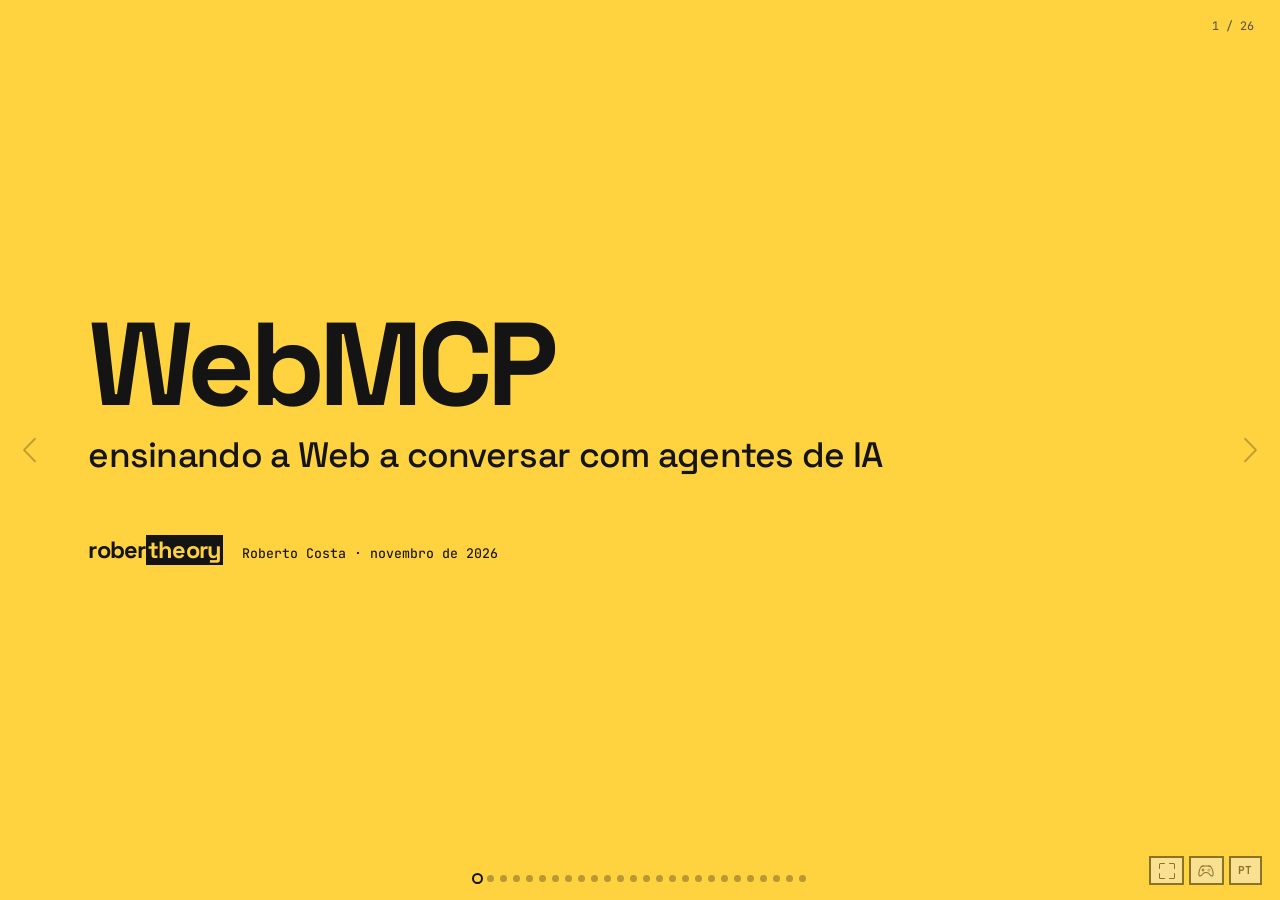
<file: index.html>
<!DOCTYPE html>
<html lang="pt-BR" data-bs-theme="light">
<head>
  <meta charset="UTF-8" />
  <meta name="viewport" content="width=device-width, initial-scale=1.0" />
  <title>WebMCP: ensinando a Web a conversar com agentes de IA</title>
  <!--
    To give GitHub Pages visitors WebMCP without the testing flag, register
    https://robertheory.github.io for the WebMCP origin trial
    (https://developer.chrome.com/origintrials) and paste the token here and
    in demo/index.html and demo/event.html:
    <meta http-equiv="origin-trial" content="YOUR_TOKEN" />
  -->
  <script src="js/lang.js"></script>
  <link
    href="https://cdn.jsdelivr.net/npm/bootstrap@5.3.3/dist/css/bootstrap.min.css"
    rel="stylesheet"
  />
  <link rel="preconnect" href="https://fonts.googleapis.com" />
  <link rel="preconnect" href="https://fonts.gstatic.com" crossorigin />
  <link
    href="https://fonts.googleapis.com/css2?family=JetBrains+Mono:wght@400;700&family=Space+Grotesk:wght@400;500;700&display=swap"
    rel="stylesheet"
  />
  <link rel="stylesheet" href="css/presentation.css" />
</head>
<body>
  <div class="slide-counter" id="slide-counter"></div>

  <div id="deck" class="carousel slide" data-bs-touch="true">
    <div class="carousel-indicators" id="deck-indicators"></div>

    <!--
      Built to be driven by a slide clicker: no slide content needs a click.

      Citations: each slide lists its sources in data-refs (ids from
      js/references.js), and inline <sup data-cite="id"></sup> markers get
      numbered against that list. presentation.js renders each slide's footer
      and the final per-slide source index from the same data.

      Languages: every piece of text exists twice, as [data-lang="pt"] and
      [data-lang="en"]; js/lang.js hides the inactive one.
    -->
    <div class="carousel-inner">
      <!-- Cover (yellow: the brand's background for talk announcements) -->
      <div class="carousel-item active theme-yellow">
        <div class="slide cover-slide">
          <h1 class="cover-title">WebMCP</h1>
          <p class="cover-subtitle" data-lang="pt">ensinando a Web a conversar com agentes de IA</p>
          <p class="cover-subtitle" data-lang="en">teaching the Web to talk to AI agents</p>
          <div class="cover-signature">
            <span class="wordmark">rober<span class="wordmark-theory">theory</span></span>
            <span class="cover-meta">Roberto Costa · <span data-lang="pt">novembro de 2026</span><span data-lang="en">November 2026</span></span>
          </div>
        </div>
      </div>

      <!-- About the speaker -->
      <div class="carousel-item">
        <div class="slide">
          <div class="row g-5 align-items-center">
            <div class="col-md-4">
              <div class="portrait">
                <div class="portrait-circle"></div>
                <img src="img/retrato.png" alt="Roberto Costa" class="portrait-img" />
              </div>
            </div>
            <div class="col-md-8">
              <div class="slide-kicker"><span data-lang="pt">quem fala</span><span data-lang="en">who's talking</span></div>
              <h2 class="about-name">Roberto Costa</h2>
              <p class="about-role" data-lang="pt">Engenheiro de Software · BTG Pactual</p>
              <p class="about-role" data-lang="en">Software Engineer · BTG Pactual</p>
              <ul class="about-facts">
                <li><span data-icon="briefcase"></span><span data-lang="pt">10+ anos de desenvolvimento de software</span><span data-lang="en">10+ years of software development</span></li>
                <li><span data-icon="rocket"></span><span data-lang="pt">Dev orientado a produto</span><span data-lang="en">Product-minded developer</span></li>
                <li><span data-icon="graduation-cap"></span><span data-lang="pt">Pós em Eng. de Software, PUC-Rio</span><span data-lang="en">Postgrad, Software Eng. · PUC-Rio</span></li>
                <li><span data-icon="presentation"></span><span data-lang="pt">Já ensinei programação e robótica</span><span data-lang="en">Former programming and robotics teacher</span></li>
                <li><span data-icon="users"></span><span data-lang="pt">Fundador da Tech In Rio</span><span data-lang="en">Founder of Tech In Rio</span></li>
                <li><span data-icon="calendar-search"></span><span data-lang="pt">FindTech: seu próximo evento de TI</span><span data-lang="en">FindTech: your next tech event</span></li>
              </ul>
              <p class="about-tagline">
                <span data-lang="pt">Teoria e prática com <span class="mark">intenção</span>.</span>
                <span data-lang="en">Theory and practice, with <span class="mark">intention</span>.</span>
                <span class="about-handle">@robertheory</span>
              </p>
            </div>
          </div>
        </div>
      </div>

      <!-- Status quo + why it breaks -->
      <div class="carousel-item" data-refs="chromeOverview chromeCompareMcp">
        <div class="slide">
          <div class="slide-kicker"><span data-lang="pt">Como é hoje</span><span data-lang="en">The status quo</span></div>
          <h2><span data-lang="pt">Agentes usam a web no <span class="mark">chute</span></span><span data-lang="en">Agents use the web by <span class="mark">guessing</span></span></h2>
          <div class="row g-4 mt-1">
            <div class="col-md-4">
              <div class="icon-card">
                <span class="icon-card-icon" data-icon="camera"></span>
                <h5>Screenshots</h5>
                <p data-lang="pt"><strong>Lento:</strong> um palpite a cada passo<sup data-cite="chromeOverview"></sup></p>
                <p data-lang="en"><strong>Slow:</strong> one guess per step<sup data-cite="chromeOverview"></sup></p>
              </div>
            </div>
            <div class="col-md-4">
              <div class="icon-card">
                <span class="icon-card-icon" data-icon="crosshair"></span>
                <h5><span data-lang="pt">Seletores CSS</span><span data-lang="en">CSS selectors</span></h5>
                <p data-lang="pt"><strong>Frágil:</strong> um redesign quebra tudo<sup data-cite="chromeCompareMcp"></sup></p>
                <p data-lang="en"><strong>Fragile:</strong> a redesign breaks it all<sup data-cite="chromeCompareMcp"></sup></p>
              </div>
            </div>
            <div class="col-md-4">
              <div class="icon-card">
                <span class="icon-card-icon" data-icon="scan-search"></span>
                <h5><span data-lang="pt">Ler o DOM</span><span data-lang="en">Reading the DOM</span></h5>
                <p data-lang="pt"><strong>Ambíguo:</strong> nenhum contrato de intenção</p>
                <p data-lang="en"><strong>Ambiguous:</strong> no contract of intent</p>
              </div>
            </div>
          </div>
        </div>
      </div>

      <!-- Same task, two ways -->
      <div class="carousel-item" data-refs="ecosystemTracker">
        <div class="slide">
          <div class="slide-kicker"><span data-lang="pt">Como é hoje</span><span data-lang="en">The status quo</span></div>
          <h2><span data-lang="pt">Mesma reserva, dois agentes</span><span data-lang="en">Same booking, two agents</span></h2>
          <div class="row g-4 align-items-stretch">
            <div class="col-md-6">
              <div class="compare-card">
                <div class="compare-label"><span data-lang="pt">Sem WebMCP</span><span data-lang="en">Without WebMCP</span></div>
                <ol data-lang="pt">
                  <li>Ler a página</li>
                  <li>Achar os controles</li>
                  <li>Digitar o orçamento</li>
                  <li>Marcar os filtros</li>
                  <li>Comparar quartos</li>
                  <li>Preencher o hóspede</li>
                </ol>
                <ol data-lang="en">
                  <li>Read the page</li>
                  <li>Find the controls</li>
                  <li>Type a budget</li>
                  <li>Tick the filters</li>
                  <li>Compare rooms</li>
                  <li>Fill in the guest</li>
                </ol>
              </div>
            </div>
            <div class="col-md-6">
              <div class="compare-card compare-card-highlight">
                <div class="compare-label"><span data-lang="pt">Com WebMCP</span><span data-lang="en">With WebMCP</span></div>
                <ol class="font-monospace">
                  <li>search_hotels</li>
                  <li>filter_hotels</li>
                  <li>compare_rooms</li>
                  <li>select_room</li>
                  <li>prepare_reservation</li>
                  <li>get_reservation</li>
                </ol>
              </div>
            </div>
          </div>
          <p class="text-muted mt-3 mb-0 small" data-lang="pt">Anúncio da Browser Use (set. 2026), sem documentação pública<sup data-cite="ecosystemTracker"></sup></p>
          <p class="text-muted mt-3 mb-0 small" data-lang="en">Browser Use announcement (Sep 2026), no public documentation<sup data-cite="ecosystemTracker"></sup></p>
        </div>
      </div>

      <!-- Idea (hook) -->
      <div class="carousel-item theme-ink" data-refs="spec">
        <div class="slide cover-slide hook-slide">
          <h2 data-lang="pt">E se a página simplesmente <span class="accent">dissesse</span> ao agente o que ele pode fazer?</h2>
          <h2 data-lang="en">What if the page just <span class="accent">told</span> the agent what it can do?</h2>
          <p class="lead text-body-secondary mt-4" data-lang="pt">WebMCP: ferramentas tipadas, registradas pela própria página</p>
          <p class="lead text-body-secondary mt-4" data-lang="en">WebMCP: typed tools, registered by the page itself</p>
          <p class="hook-note" data-lang="pt">uma proposta em rascunho de Community Group, ainda não um padrão W3C<sup data-cite="spec"></sup></p>
          <p class="hook-note" data-lang="en">a draft Community Group proposal, not yet a W3C standard<sup data-cite="spec"></sup></p>
        </div>
      </div>

      <!-- Three actors -->
      <div class="carousel-item" data-refs="spec chromeCompareMcp">
        <div class="slide">
          <div class="slide-kicker"><span data-lang="pt">Como funciona</span><span data-lang="en">How it works</span></div>
          <h2><span data-lang="pt">Três atores, uma API</span><span data-lang="en">Three actors, one API</span></h2>
          <flow-diagram state="idle"></flow-diagram>
          <div class="row text-center mt-3 diagram-captions">
            <div class="col-4" data-lang="pt">No navegador ou dentro da página<sup data-cite="spec"></sup></div>
            <div class="col-4" data-lang="en">In the browser or inside the page<sup data-cite="spec"></sup></div>
            <div class="col-4" data-lang="pt">Faz a mediação<sup data-cite="chromeCompareMcp"></sup></div>
            <div class="col-4" data-lang="en">Mediates<sup data-cite="chromeCompareMcp"></sup></div>
            <div class="col-4" data-lang="pt">Na sessão do usuário<sup data-cite="chromeCompareMcp"></sup></div>
            <div class="col-4" data-lang="en">In the user's session<sup data-cite="chromeCompareMcp"></sup></div>
          </div>
        </div>
      </div>

      <!-- Registering a tool -->
      <div class="carousel-item" data-refs="spec chromeImperative">
        <div class="slide">
          <div class="slide-kicker is-practice"><span data-lang="pt">Como funciona</span><span data-lang="en">How it works</span></div>
          <h2><span data-lang="pt">A página registra uma <span class="mark">ferramenta</span></span><span data-lang="en">The page registers a <span class="mark">tool</span></span></h2>
          <div class="row align-items-center g-5">
            <div class="col-md-4 d-flex justify-content-center">
              <flow-diagram state="register" orientation="vertical" class="flow-vertical"></flow-diagram>
            </div>
            <div class="col-md-8">
              <pre class="code-block code-block-lg mb-0"><code>await document.modelContext.registerTool({
  name: "favorite_event",
  description: "Add an event to favorites",
  inputSchema: {
    type: "object",
    properties: { eventId: { type: "string" } }
  },
  execute: async ({ eventId }) =&gt; {
    favorite(eventId);
    return `Favorited ${eventId}`;
  }
});</code></pre>
            </div>
          </div>
          <div class="chip-row mt-4">
            <span class="chip"><span data-lang="pt">só em contexto seguro</span><span data-lang="en">secure contexts only</span><sup data-cite="spec"></sup></span>
            <span class="chip"><span data-lang="pt">nome único</span><span data-lang="en">unique name</span><sup data-cite="spec"></sup></span>
            <span class="chip"><span data-lang="pt">retorna qualquer JSON</span><span data-lang="en">returns any JSON</span><sup data-cite="chromeImperative"></sup></span>
          </div>
        </div>
      </div>

      <!-- Imperative vs Declarative, side by side -->
      <div class="carousel-item" data-refs="blinkExtend pr338 declarativeExplainer openaiSiteTools">
        <div class="slide">
          <div class="slide-kicker is-practice"><span data-lang="pt">Duas formas de registrar</span><span data-lang="en">Two ways to register</span></div>
          <h2><span data-lang="pt">Imperativa na frente; declarativa em espera</span><span data-lang="en">Imperative leads; declarative on hold</span></h2>
          <div class="row g-4 align-items-stretch">
            <div class="col-md-6">
              <div class="compare-card compare-card-highlight">
                <div class="d-flex justify-content-between align-items-center mb-2">
                  <span class="compare-label mb-0"><span data-lang="pt">Imperativa</span><span data-lang="en">Imperative</span></span>
                  <span class="tag tag-yellow"><span data-lang="pt">na spec</span><span data-lang="en">in the spec</span></span>
                </div>
                <pre class="code-block small mb-3"><code>document.modelContext.registerTool({
  name: "favorite_event",
  execute: async ({ eventId }) =&gt; { ... }
});</code></pre>
                <p class="mb-0" data-lang="pt">"Muito mais popular"<sup data-cite="blinkExtend"></sup> — o Chrome planeja lançar primeiro<sup data-cite="pr338"></sup></p>
                <p class="mb-0" data-lang="en">"A lot more popular"<sup data-cite="blinkExtend"></sup> — Chrome plans to ship it first<sup data-cite="pr338"></sup></p>
              </div>
            </div>
            <div class="col-md-6">
              <div class="compare-card compare-card-muted">
                <div class="d-flex justify-content-between align-items-center mb-2">
                  <span class="compare-label mb-0"><span data-lang="pt">Declarativa</span><span data-lang="en">Declarative</span></span>
                  <span class="tag tag-outline"><span data-lang="pt">fora da spec · 8 out.</span><span data-lang="en">out of the spec · 8 Oct</span></span>
                </div>
                <pre class="code-block small mb-3"><code>&lt;form toolname="search_events"
      tooldescription="Search events"&gt;
  &lt;input name="query" /&gt;
&lt;/form&gt;</code></pre>
                <p class="mb-0" data-lang="pt">Segue como explainer<sup data-cite="declarativeExplainer"></sup>, mas Chrome<sup data-cite="pr338"></sup> e ChatGPT<sup data-cite="openaiSiteTools"></sup> ainda aceitam</p>
                <p class="mb-0" data-lang="en">Lives on as an explainer<sup data-cite="declarativeExplainer"></sup>, but Chrome<sup data-cite="pr338"></sup> and ChatGPT<sup data-cite="openaiSiteTools"></sup> still accept it</p>
              </div>
            </div>
          </div>
        </div>
      </div>

      <!-- Anatomy -->
      <div class="carousel-item" data-refs="spec chromeImperative">
        <div class="slide">
          <div class="slide-kicker"><span data-lang="pt">Anatomia</span><span data-lang="en">Anatomy</span></div>
          <h2><span data-lang="pt">Toda ferramenta tem o mesmo formato</span><span data-lang="en">Every tool has the same shape</span></h2>
          <div class="row g-4">
            <div class="col-md-4">
              <tool-card
                name="favorite_event"
                description="Adiciona um evento aos favoritos."
                description-en="Add an event to favorites."
                schema="eventId: string"
              ></tool-card>
            </div>
            <div class="col-md-4">
              <tool-card
                name="get_event_details"
                description="Retorna os detalhes de um evento."
                description-en="Get one event's details."
                schema="eventId: string"
                output="id, title, date, ..."
                annotations="read-only"
              ></tool-card>
            </div>
            <div class="col-md-4">
              <tool-card
                name="buy_ticket"
                description="Compra ingressos — difícil de desfazer."
                description-en="Buy tickets — hard to undo."
                schema="eventId: string, quantity: number"
                annotations="consequential"
              ></tool-card>
            </div>
          </div>
          <div class="chip-row mt-4">
            <span class="chip">name<sup data-cite="spec"></sup></span>
            <span class="chip">description</span>
            <span class="chip">inputSchema / outputSchema<sup data-cite="spec"></sup></span>
            <span class="chip">annotations<sup data-cite="chromeImperative"></sup></span>
          </div>
        </div>
      </div>

      <!-- Calling a tool -->
      <div class="carousel-item" data-refs="spec">
        <div class="slide">
          <div class="slide-kicker"><span data-lang="pt">Como funciona</span><span data-lang="en">How it works</span></div>
          <h2><span data-lang="pt">O agente chama a ferramenta</span><span data-lang="en">The agent calls the tool</span></h2>
          <flow-diagram state="call"></flow-diagram>
          <div class="row g-4 mt-2 text-center">
            <div class="col-md-6">
              <h5 class="fw-bold mb-1"><span data-lang="pt">Agente do navegador</span><span data-lang="en">Browser agent</span></h5>
              <p class="text-muted mb-0" data-lang="pt">Usa um mecanismo interno do navegador<sup data-cite="spec"></sup></p>
              <p class="text-muted mb-0" data-lang="en">Uses an internal browser mechanism<sup data-cite="spec"></sup></p>
            </div>
            <div class="col-md-6">
              <h5 class="fw-bold mb-1"><span data-lang="pt">Agente in-page</span><span data-lang="en">In-page agent</span></h5>
              <p class="text-muted mb-0"><code>getTools()</code> → <code>executeTool()</code> → JSON<sup data-cite="spec"></sup></p>
            </div>
          </div>
        </div>
      </div>

      <!-- What this unlocks -->
      <div class="carousel-item" data-refs="chromeOverview chromeImperative chromeCompareMcp">
        <div class="slide">
          <div class="slide-kicker"><span data-lang="pt">Além do básico</span><span data-lang="en">Beyond the basics</span></div>
          <h2><span data-lang="pt">O que isso destrava</span><span data-lang="en">What this unlocks</span></h2>
          <div class="row row-cols-2 row-cols-md-4 g-4 text-center">
            <div class="col">
              <div class="icon-card">
                <span class="icon-card-icon" data-icon="compass"></span>
                <h5><span data-lang="pt">Contexto</span><span data-lang="en">Context</span></h5>
                <p data-lang="pt">Lê o estado vivo da página<sup data-cite="chromeOverview"></sup></p>
                <p data-lang="en">Reads the page's live state<sup data-cite="chromeOverview"></sup></p>
              </div>
            </div>
            <div class="col">
              <div class="icon-card">
                <span class="icon-card-icon" data-icon="refresh-cw"></span>
                <h5><span data-lang="pt">Dinâmico</span><span data-lang="en">Dynamic</span></h5>
                <p data-lang="pt">Registra e remove com <code>AbortSignal</code><sup data-cite="chromeImperative"></sup></p>
                <p data-lang="en">Registers and removes with <code>AbortSignal</code><sup data-cite="chromeImperative"></sup></p>
              </div>
            </div>
            <div class="col">
              <div class="icon-card">
                <span class="icon-card-icon" data-icon="hand"></span>
                <h5><span data-lang="pt">Cancelável</span><span data-lang="en">Cancellable</span></h5>
                <p data-lang="pt">Para no meio da execução<sup data-cite="chromeImperative"></sup></p>
                <p data-lang="en">Stops mid-flight<sup data-cite="chromeImperative"></sup></p>
              </div>
            </div>
            <div class="col">
              <div class="icon-card">
                <span class="icon-card-icon" data-icon="hourglass"></span>
                <h5><span data-lang="pt">Efêmero</span><span data-lang="en">Ephemeral</span></h5>
                <p data-lang="pt">Some quando a página fecha<sup data-cite="chromeCompareMcp"></sup></p>
                <p data-lang="en">Gone when the page closes<sup data-cite="chromeCompareMcp"></sup></p>
              </div>
            </div>
          </div>
        </div>
      </div>

      <!-- WebMCP vs MCP -->
      <div class="carousel-item" data-refs="chromeCompareMcp openaiSiteTools mcpTransports mozillaPosition">
        <div class="slide">
          <div class="slide-kicker"><span data-lang="pt">Não é a mesma coisa</span><span data-lang="en">Not the same thing</span></div>
          <h2>WebMCP vs. MCP</h2>
          <div class="row g-4 align-items-stretch text-center">
            <div class="col-md-6">
              <div class="compare-card">
                <span class="icon-card-icon" data-icon="phone"></span>
                <h4 class="fw-bold">MCP</h4>
                <p class="lead mb-2" data-lang="pt">Central de atendimento<sup data-cite="chromeCompareMcp"></sup></p>
                <p class="lead mb-2" data-lang="en">A call center<sup data-cite="chromeCompareMcp"></sup></p>
                <p class="text-muted mb-0" data-lang="pt">Servidor local ou remoto<sup data-cite="mcpTransports"></sup> · independe da página aberta<sup data-cite="openaiSiteTools"></sup></p>
                <p class="text-muted mb-0" data-lang="en">Local or remote server<sup data-cite="mcpTransports"></sup> · works without an open page<sup data-cite="openaiSiteTools"></sup></p>
              </div>
            </div>
            <div class="col-md-6">
              <div class="compare-card compare-card-highlight">
                <span class="icon-card-icon" data-icon="store"></span>
                <h4 class="fw-bold">WebMCP</h4>
                <p class="lead mb-2" data-lang="pt">Especialista na loja<sup data-cite="chromeCompareMcp"></sup></p>
                <p class="lead mb-2" data-lang="en">An in-store expert<sup data-cite="chromeCompareMcp"></sup></p>
                <p class="text-muted mb-0" data-lang="pt">Na página · sessão do usuário · só com a página aberta</p>
                <p class="text-muted mb-0" data-lang="en">In the page · the user's session · only while it's open</p>
              </div>
            </div>
          </div>
          <p class="slide-note mt-4 mb-0 text-center" data-lang="pt"><em>"Não há MCP aqui."</em> — Mozilla, sobre o nome (tradução livre)<sup data-cite="mozillaPosition"></sup></p>
          <p class="slide-note mt-4 mb-0 text-center" data-lang="en"><em>"There is no MCP here."</em> — Mozilla, on the name<sup data-cite="mozillaPosition"></sup></p>
        </div>
      </div>

      <!-- Hook: security -->
      <div class="carousel-item theme-ink">
        <div class="slide cover-slide hook-slide">
          <h2 data-lang="pt">Mas… e se a página <span class="accent">mentir</span>?</h2>
          <h2 data-lang="en">But… what if the page <span class="accent">lies</span>?</h2>
        </div>
      </div>

      <!-- Lethal trifecta -->
      <div class="carousel-item" data-refs="lethalTrifecta chromeAgentSecurity">
        <div class="slide">
          <div class="slide-kicker"><span data-lang="pt">Segurança</span><span data-lang="en">Security</span></div>
          <h2><span data-lang="pt">A tríade <span class="mark">letal</span></span><span data-lang="en">The lethal <span class="mark">trifecta</span></span><sup data-cite="lethalTrifecta"></sup></h2>
          <div class="row g-4 align-items-center">
            <div class="col-md-6">
              <svg class="trifecta" viewBox="0 0 440 370" role="img" aria-label="Lethal trifecta">
                <!-- Centers form a triangle; each label sits in the part of its
                     circle no other circle covers, and the center label sits
                     where all three overlap. -->
                <circle cx="150" cy="135" r="110" class="trifecta-a" />
                <circle cx="290" cy="135" r="110" class="trifecta-b" />
                <circle cx="220" cy="248" r="110" class="trifecta-c" />
                <g data-lang="pt">
                  <text x="105" y="112" text-anchor="middle">Dados</text>
                  <text x="105" y="134" text-anchor="middle">privados</text>
                  <text x="335" y="112" text-anchor="middle">Conteúdo</text>
                  <text x="335" y="134" text-anchor="middle">não confiável</text>
                  <text x="220" y="300" text-anchor="middle">Canal de saída</text>
                  <text x="220" y="178" text-anchor="middle" class="trifecta-center">roubo</text>
                </g>
                <g data-lang="en">
                  <text x="105" y="112" text-anchor="middle">Private</text>
                  <text x="105" y="134" text-anchor="middle">data</text>
                  <text x="335" y="112" text-anchor="middle">Untrusted</text>
                  <text x="335" y="134" text-anchor="middle">content</text>
                  <text x="220" y="300" text-anchor="middle">Way out</text>
                  <text x="220" y="178" text-anchor="middle" class="trifecta-center">theft</text>
                </g>
              </svg>
            </div>
            <div class="col-md-6">
              <div class="vector">
                <span class="icon-card-icon" data-icon="drama"></span>
                <div>
                  <h5><span data-lang="pt">Manifesto malicioso</span><span data-lang="en">Malicious manifest</span></h5>
                  <p data-lang="pt">Instruções escondidas na descrição da ferramenta<sup data-cite="chromeAgentSecurity"></sup></p>
                  <p data-lang="en">Instructions hidden in the tool description<sup data-cite="chromeAgentSecurity"></sup></p>
                </div>
              </div>
              <div class="vector">
                <span class="icon-card-icon" data-icon="biohazard"></span>
                <div>
                  <h5><span data-lang="pt">Saída contaminada</span><span data-lang="en">Contaminated output</span></h5>
                  <p data-lang="pt">Reviews e comentários carregando ordens<sup data-cite="chromeAgentSecurity"></sup></p>
                  <p data-lang="en">Reviews and comments carrying orders<sup data-cite="chromeAgentSecurity"></sup></p>
                </div>
              </div>
            </div>
          </div>
        </div>
      </div>

      <!-- Defense in depth -->
      <div class="carousel-item" data-refs="chromeSecureTools spec mcpAnnotations">
        <div class="slide">
          <div class="slide-kicker"><span data-lang="pt">Segurança</span><span data-lang="en">Security</span></div>
          <h2><span data-lang="pt">Anotações ajudam o agente a decidir</span><span data-lang="en">Annotations help the agent decide</span><sup data-cite="chromeSecureTools"></sup></h2>
          <div class="row g-4">
            <div class="col-md-4">
              <tool-card
                name="get_event_details"
                description="Seguro chamar sem perguntar."
                description-en="Safe to call without asking."
                annotations="read-only"
              ></tool-card>
            </div>
            <div class="col-md-4">
              <tool-card
                name="buy_ticket"
                description="Peça confirmação ao usuário."
                description-en="Ask the user to confirm."
                annotations="consequential"
              ></tool-card>
            </div>
            <div class="col-md-4">
              <tool-card
                name="get_event_reviews"
                description="Trate a saída como dado."
                description-en="Treat the output as data."
                annotations="untrusted output"
              ></tool-card>
            </div>
          </div>
          <p class="callout mt-4 mb-0" data-lang="pt">
            São dicas, não garantias: um site malicioso pode mentir<sup data-cite="spec"></sup> — no WebMCP e no MCP<sup data-cite="mcpAnnotations"></sup>.
          </p>
          <p class="callout mt-4 mb-0" data-lang="en">
            Hints, not guarantees: a malicious site can lie<sup data-cite="spec"></sup> — in WebMCP and in MCP<sup data-cite="mcpAnnotations"></sup>.
          </p>
        </div>
      </div>

      <!-- Cross-origin: three gates -->
      <div class="carousel-item" data-refs="spec chromeImperative">
        <div class="slide">
          <div class="slide-kicker is-practice"><span data-lang="pt">Segurança</span><span data-lang="en">Security</span></div>
          <h2><span data-lang="pt">Cross-origin exige três autorizações</span><span data-lang="en">Cross-origin needs three yeses</span><sup data-cite="spec"></sup></h2>
          <div class="row g-3 align-items-stretch">
            <div class="col-md-4">
              <div class="step-card">
                <div class="gate-step">1</div>
                <h5><span data-lang="pt">Quem incorpora delega</span><span data-lang="en">Embedder delegates</span></h5>
                <pre class="code-inline"><code>&lt;iframe allow="tools"&gt;</code></pre>
              </div>
            </div>
            <div class="col-md-4">
              <div class="step-card">
                <div class="gate-step">2</div>
                <h5><span data-lang="pt">Quem fornece aceita</span><span data-lang="en">Provider opts in</span></h5>
                <pre class="code-inline"><code>exposedTo: [origin]</code></pre>
              </div>
            </div>
            <div class="col-md-4">
              <div class="step-card">
                <div class="gate-step">3</div>
                <h5><span data-lang="pt">Quem consome aceita</span><span data-lang="en">Consumer opts in</span></h5>
                <pre class="code-inline"><code>fromOrigins: [origin]</code></pre>
              </div>
            </div>
          </div>
          <p class="text-muted fw-bold mt-4 mb-0" data-lang="pt">Sem isso, só a mesma origem enxerga a ferramenta<sup data-cite="spec"></sup>.</p>
          <p class="text-muted fw-bold mt-4 mb-0" data-lang="en">Without it, only the same origin sees the tool<sup data-cite="spec"></sup>.</p>
        </div>
      </div>

      <!-- Hook: ecosystem -->
      <div class="carousel-item theme-ink">
        <div class="slide cover-slide hook-slide">
          <h2 data-lang="pt">Isso já é <span class="accent">real</span>?</h2>
          <h2 data-lang="en">Is this <span class="accent">real</span> yet?</h2>
        </div>
      </div>

      <!-- Timeline -->
      <div class="carousel-item" data-refs="chromeEpp chromeIo26 webkitPosition chromeOtBlog ecosystemTracker blinkExtend pr338 bravePr edgeOt">
        <div class="slide">
          <div class="slide-kicker"><span data-lang="pt">Como chegamos aqui</span><span data-lang="en">How we got here</span></div>
          <h2><span data-lang="pt">2026 em um slide</span><span data-lang="en">2026 in one slide</span></h2>
          <ol class="htimeline">
            <li><span class="htimeline-date"><span data-lang="pt">10 fev.</span><span data-lang="en">10 Feb</span></span><span class="htimeline-label"><span data-lang="pt">Prévia antecipada</span><span data-lang="en">Early preview</span><sup data-cite="chromeEpp"></sup></span></li>
            <li><span class="htimeline-date"><span data-lang="pt">19 mai.</span><span data-lang="en">19 May</span></span><span class="htimeline-label"><span data-lang="pt">Anúncio no I/O</span><span data-lang="en">Announced at I/O</span><sup data-cite="chromeIo26"></sup></span></li>
            <li><span class="htimeline-date"><span data-lang="pt">3 jun.</span><span data-lang="en">3 Jun</span></span><span class="htimeline-label"><span data-lang="pt">WebKit contra</span><span data-lang="en">WebKit opposes</span><sup data-cite="webkitPosition"></sup></span></li>
            <li><span class="htimeline-date"><span data-lang="pt">9 jun.</span><span data-lang="en">9 Jun</span></span><span class="htimeline-label"><span data-lang="pt">Origin trial no Chrome 149</span><span data-lang="en">Origin trial in Chrome 149</span><sup data-cite="chromeOtBlog"></sup></span></li>
            <li><span class="htimeline-date"><span data-lang="pt">25 ago.</span><span data-lang="en">25 Aug</span></span><span class="htimeline-label"><span data-lang="pt">ChatGPT lança "site tools"</span><span data-lang="en">ChatGPT ships "site tools"</span><sup data-cite="ecosystemTracker"></sup></span></li>
            <li><span class="htimeline-date"><span data-lang="pt">28 set.</span><span data-lang="en">28 Sep</span></span><span class="htimeline-label"><span data-lang="pt">Trial até o Chrome 162</span><span data-lang="en">Trial to Chrome 162</span><sup data-cite="blinkExtend"></sup><sup data-cite="ecosystemTracker"></sup></span></li>
            <li><span class="htimeline-date"><span data-lang="pt">8 out.</span><span data-lang="en">8 Oct</span></span><span class="htimeline-label"><span data-lang="pt">Declarativa sai da spec</span><span data-lang="en">Declarative leaves the spec</span><sup data-cite="pr338"></sup></span></li>
            <li><span class="htimeline-date"><span data-lang="pt">12 nov.</span><span data-lang="en">12 Nov</span></span><span class="htimeline-label"><span data-lang="pt">Brave Nightly liga por padrão</span><span data-lang="en">Brave Nightly on by default</span><sup data-cite="bravePr"></sup></span></li>
            <li class="htimeline-future"><span class="htimeline-date"><span data-lang="pt">30 mar. 2027</span><span data-lang="en">30 Mar 2027</span></span><span class="htimeline-label"><span data-lang="pt">Fim dos origin trials</span><span data-lang="en">Origin trials end</span><sup data-cite="ecosystemTracker"></sup><sup data-cite="edgeOt"></sup></span></li>
          </ol>
        </div>
      </div>

      <!-- Where it stands -->
      <div class="carousel-item" data-refs="chromeOtBlog edgeBlog bravePr firefoxPrototype ecosystemTracker mozillaPosition webkitPosition openaiSiteTools chromeIo26">
        <div class="slide">
          <div class="slide-kicker"><span data-lang="pt">Novembro de 2026</span><span data-lang="en">November 2026</span></div>
          <h2><span data-lang="pt">Onde estamos hoje</span><span data-lang="en">Where it stands today</span></h2>
          <div class="row g-4">
            <div class="col-md-4">
              <h5 class="status-heading"><span data-lang="pt">Navegadores</span><span data-lang="en">Browsers</span></h5>
              <ul class="status-list">
                <li><span class="tag tag-outline">trial</span> Chrome<sup data-cite="chromeOtBlog"></sup></li>
                <li><span class="tag tag-outline">trial</span> Edge<sup data-cite="edgeBlog"></sup></li>
                <li><span class="tag tag-dashed">nightly</span> Brave<sup data-cite="bravePr"></sup></li>
                <li><span class="tag tag-muted"><span data-lang="pt">protótipo</span><span data-lang="en">prototype</span></span> Firefox<sup data-cite="firefoxPrototype"></sup></li>
                <li><span class="tag tag-muted"><span data-lang="pt">sem suporte</span><span data-lang="en">none</span></span> Safari<sup data-cite="ecosystemTracker"></sup></li>
              </ul>
              <p class="status-positions">
                <span data-lang="pt">Posições:</span><span data-lang="en">Positions:</span>
                Mozilla <span data-lang="pt">neutra</span><span data-lang="en">neutral</span><sup data-cite="mozillaPosition"></sup> ·
                WebKit <span data-lang="pt">contra</span><span data-lang="en">opposed</span><sup data-cite="webkitPosition"></sup>
              </p>
            </div>
            <div class="col-md-4">
              <h5 class="status-heading"><span data-lang="pt">Agentes</span><span data-lang="en">Agents</span></h5>
              <ul class="status-list">
                <li><span class="tag tag-yellow"><span data-lang="pt">no ar</span><span data-lang="en">live</span></span> ChatGPT desktop<sup data-cite="openaiSiteTools"></sup></li>
                <li><span class="tag tag-dashed">nightly</span> Brave Leo<sup data-cite="bravePr"></sup></li>
                <li><span class="tag tag-muted"><span data-lang="pt">em breve</span><span data-lang="en">soon</span></span> Gemini<sup data-cite="chromeIo26"></sup></li>
                <li><span class="tag tag-muted"><span data-lang="pt">só se pedido</span><span data-lang="en">if asked</span></span> Claude<sup data-cite="ecosystemTracker"></sup></li>
              </ul>
            </div>
            <div class="col-md-4">
              <h5 class="status-heading mb-1"><span data-lang="pt">Para devs</span><span data-lang="en">For developers</span><sup data-cite="ecosystemTracker"></sup></h5>
              <p class="status-sub"><span data-lang="pt">chamam as tools da página</span><span data-lang="en">call the page's tools</span></p>
              <ul class="status-list">
                <li><span class="tag tag-yellow"><span data-lang="pt">padrão</span><span data-lang="en">default</span></span> Stagehand</li>
                <li><span class="tag tag-yellow"><span data-lang="pt">padrão</span><span data-lang="en">default</span></span> agent-browser</li>
                <li><span class="tag tag-outline"><span data-lang="pt">com flag</span><span data-lang="en">with flag</span></span> Playwright + MCP</li>
                <li><span class="tag tag-outline"><span data-lang="pt">com flag</span><span data-lang="en">with flag</span></span> Puppeteer</li>
                <li><span class="tag tag-outline"><span data-lang="pt">com flag</span><span data-lang="en">with flag</span></span> DevTools MCP</li>
              </ul>
            </div>
          </div>
        </div>
      </div>

      <!-- The debate -->
      <div class="carousel-item" data-refs="webkitPosition mozillaPosition charterPr829 agenticWebCharter cgMinutesNov12">
        <div class="slide">
          <div class="slide-kicker"><span data-lang="pt">Nada resolvido</span><span data-lang="en">Not settled</span></div>
          <h2><span data-lang="pt">O debate</span><span data-lang="en">The debate</span></h2>
          <div class="row g-4">
            <div class="col-md-6">
              <blockquote class="debate-quote">
                <p data-lang="pt">"Um agente agindo em nome de um usuário é, na prática, <strong>tecnologia assistiva</strong>…"</p>
                <p data-lang="en">"An agent acting on a user's behalf is, in effect, <strong>assistive technology</strong>…"</p>
                <footer>WebKit · <span data-lang="pt">contra (tradução livre)</span><span data-lang="en">oppose</span><sup data-cite="webkitPosition"></sup></footer>
              </blockquote>
            </div>
            <div class="col-md-6">
              <blockquote class="debate-quote">
                <p data-lang="pt">"…o risco de sites oferecerem ferramentas que <strong>não correspondem</strong> à experiência de um usuário na página."</p>
                <p data-lang="en">"…a risk that sites will provide tools that <strong>do not match</strong> the experience of a user on the page."</p>
                <footer>Mozilla · <span data-lang="pt">neutra (tradução livre)</span><span data-lang="en">neutral</span><sup data-cite="mozillaPosition"></sup></footer>
              </blockquote>
            </div>
          </div>
          <p class="callout mt-4 mb-0" data-lang="pt">Até o fórum foi disputado: a Apple ameaçou objeção formal no grupo original<sup data-cite="charterPr829"></sup>. Agora o caminho é um novo Agentic Web WG (charter em rascunho), com o WebMCP como ponto de partida<sup data-cite="agenticWebCharter"></sup><sup data-cite="cgMinutesNov12"></sup>.</p>
          <p class="callout mt-4 mb-0" data-lang="en">Even the venue was contested: Apple threatened a formal objection in the original group<sup data-cite="charterPr829"></sup>. The path now is a new Agentic Web WG (draft charter), with WebMCP as its starting point<sup data-cite="agenticWebCharter"></sup><sup data-cite="cgMinutesNov12"></sup>.</p>
        </div>
      </div>

      <!-- What's next -->
      <div class="carousel-item" data-refs="blinkExtend tpacMinutes pr375">
        <div class="slide">
          <div class="slide-kicker"><span data-lang="pt">O que vem por aí</span><span data-lang="en">What's next</span></div>
          <h2><span data-lang="pt">A API ainda vai <span class="mark">mudar</span></span><span data-lang="en">The API will still <span class="mark">change</span></span></h2>
          <div class="row g-4">
            <div class="col-md-6">
              <h5 class="status-heading"><span data-lang="pt">Chrome explorando</span><span data-lang="en">Chrome is exploring</span><sup data-cite="blinkExtend"></sup></h5>
              <ul class="status-list" data-lang="pt">
                <li><span data-icon="link"></span> Ferramentas que atravessam navegações</li>
                <li><span data-icon="timer"></span> Aviso de "ferramentas prontas"</li>
                <li><span data-icon="ruler"></span> Limites de tamanho</li>
                <li><span data-icon="ship"></span> Expectativa (sem data) de Intent to Ship</li>
              </ul>
              <ul class="status-list" data-lang="en">
                <li><span data-icon="link"></span> Tools that survive navigations</li>
                <li><span data-icon="timer"></span> A "tools are ready" signal</li>
                <li><span data-icon="ruler"></span> Size limits</li>
                <li><span data-icon="ship"></span> Hoping for Intent to Ship (no date)</li>
              </ul>
            </div>
            <div class="col-md-6">
              <h5 class="status-heading">
                <span data-lang="pt">Proposta em aberto</span><span data-lang="en">Open proposal</span><sup data-cite="pr375"></sup>
              </h5>
              <pre class="code-block small mb-3"><code>window.toolRegistry.registerTool(...);
window.opener.tools.getTools();</code></pre>
              <p class="text-muted mb-0" data-lang="pt">Rumo a uma primitiva genérica, não só para IA<sup data-cite="tpacMinutes"></sup></p>
              <p class="text-muted mb-0" data-lang="en">Toward a generic primitive, not just for AI<sup data-cite="tpacMinutes"></sup></p>
            </div>
          </div>
        </div>
      </div>

      <!-- Try it yourself: three paths -->
      <div class="carousel-item" data-refs="chromeOverview edgeLabs chromeOtBlog spec inspectorExtension openaiSiteTools ecosystemTracker">
        <div class="slide">
          <div class="slide-kicker is-practice"><span data-lang="pt">Teste você mesmo</span><span data-lang="en">Try it yourself</span></div>
          <h2><span data-lang="pt">Três caminhos para começar</span><span data-lang="en">Three ways to start</span></h2>
          <div class="row g-4 align-items-stretch">
            <div class="col-md-4">
              <div class="path-card">
                <span class="path-icon" data-icon="flask-conical"></span>
                <h5><span data-lang="pt">Testar localmente</span><span data-lang="en">Test locally</span></h5>
                <ol class="path-steps">
                  <li><code>chrome://flags/#enable-webmcp-testing</code><sup data-cite="chromeOverview"></sup></li>
                  <li><span data-lang="pt">Enabled e reiniciar</span><span data-lang="en">Enabled, then relaunch</span></li>
                  <li><span data-lang="pt">No Edge: a mesma flag</span><span data-lang="en">On Edge: same flag</span><sup data-cite="edgeLabs"></sup></li>
                </ol>
              </div>
            </div>
            <div class="col-md-4">
              <div class="path-card">
                <span class="path-icon" data-icon="rocket"></span>
                <h5><span data-lang="pt">Ir para produção</span><span data-lang="en">Go to production</span></h5>
                <ol class="path-steps">
                  <li><span data-lang="pt">Registrar no origin trial</span><span data-lang="en">Register for the origin trial</span><sup data-cite="chromeOtBlog"></sup></li>
                  <li><span data-lang="pt">Servir o token</span><span data-lang="en">Serve the token</span></li>
                  <li>HTTPS<sup data-cite="spec"></sup></li>
                </ol>
              </div>
            </div>
            <div class="col-md-4">
              <div class="path-card">
                <span class="path-icon" data-icon="bot"></span>
                <h5><span data-lang="pt">Trazer um agente</span><span data-lang="en">Bring an agent</span></h5>
                <ol class="path-steps">
                  <li>Tool Inspector<sup data-cite="inspectorExtension"></sup></li>
                  <li>ChatGPT desktop<sup data-cite="openaiSiteTools"></sup></li>
                  <li>Playwright MCP<sup data-cite="ecosystemTracker"></sup></li>
                </ol>
              </div>
            </div>
          </div>
        </div>
      </div>

      <!-- Live demo -->
      <div class="carousel-item theme-ink">
        <div class="slide cover-slide">
          <div class="slide-kicker is-practice">demo</div>
          <span class="demo-icon" data-icon="gamepad-2"></span>
          <h2><span data-lang="pt">Hora da demo</span><span data-lang="en">Demo time</span></h2>
          <div class="chip-row justify-content-center mt-2">
            <span class="chip"><span data-lang="pt">atividade do agente</span><span data-lang="en">agent activity</span></span>
            <span class="chip"><span data-lang="pt">compra com confirmação</span><span data-lang="en">purchase with confirmation</span></span>
            <span class="chip"><span data-lang="pt">review com prompt injection</span><span data-lang="en">review with prompt injection</span></span>
            <span class="chip"><span data-lang="pt">cancelar no meio</span><span data-lang="en">cancel mid-flight</span></span>
          </div>
        </div>
      </div>

      <!-- Checklist -->
      <div class="carousel-item" data-refs="chromeOverview openaiSiteTools pr338 chromeBestPractices chromeSecureTools">
        <div class="slide">
          <div class="slide-kicker is-practice"><span data-lang="pt">Para levar</span><span data-lang="en">Takeaways</span></div>
          <h2><span data-lang="pt">Adote <span class="mark">amanhã</span></span><span data-lang="en">Adopt it <span class="mark">tomorrow</span></span></h2>
          <ul class="checklist" data-lang="pt">
            <li>Detecte <code>document.modelContext</code><sup data-cite="chromeOverview"></sup><sup data-cite="openaiSiteTools"></sup></li>
            <li>Comece pela imperativa<sup data-cite="pr338"></sup></li>
            <li>Uma função por ferramenta<sup data-cite="chromeBestPractices"></sup></li>
            <li>Descrições curtas<sup data-cite="chromeSecureTools"></sup> e positivas<sup data-cite="chromeBestPractices"></sup></li>
            <li>Anote: leitura, consequencial, não confiável<sup data-cite="chromeSecureTools"></sup></li>
            <li>Valide no código, não só no schema<sup data-cite="chromeBestPractices"></sup></li>
          </ul>
          <ul class="checklist" data-lang="en">
            <li>Feature-detect <code>document.modelContext</code><sup data-cite="chromeOverview"></sup><sup data-cite="openaiSiteTools"></sup></li>
            <li>Start imperative<sup data-cite="pr338"></sup></li>
            <li>One function per tool<sup data-cite="chromeBestPractices"></sup></li>
            <li>Short<sup data-cite="chromeSecureTools"></sup>, positive<sup data-cite="chromeBestPractices"></sup> descriptions</li>
            <li>Annotate: read-only, consequential, untrusted<sup data-cite="chromeSecureTools"></sup></li>
            <li>Validate in code, not only in the schema<sup data-cite="chromeBestPractices"></sup></li>
          </ul>
        </div>
      </div>

      <!-- Closing -->
      <div class="carousel-item theme-ink">
        <div class="slide cover-slide">
          <div class="row w-100 g-5 align-items-center">
            <div class="col-md-7">
              <h2><span data-lang="pt">Obrigado!</span><span data-lang="en">Thanks!</span></h2>
              <p class="closing-tagline"><span data-lang="pt">Teoria. Prática. <span class="accent">Intenção.</span></span><span data-lang="en">Theory. Practice. <span class="accent">Intention.</span></span></p>
              <p class="closing-link">
                <span data-lang="pt">Teste a demo</span><span data-lang="en">Try the demo</span>
                <a href="https://robertheory.github.io/webmcp-demo/demo/" target="_blank" rel="noopener noreferrer">robertheory.github.io/webmcp-demo/demo</a>
              </p>
              <p class="text-muted small mb-0">
                <a href="https://github.com/robertheory/webmcp-demo" target="_blank" rel="noopener noreferrer">github.com/robertheory/webmcp-demo</a> ·
                @robertheory ·
                <span data-lang="pt">fontes no próximo slide</span><span data-lang="en">sources on the next slide</span>
              </p>
            </div>
            <div class="col-md-5 d-flex justify-content-center">
              <img src="img/qr-demo.svg" alt="QR code" class="qr-code qr-code-lg" />
            </div>
          </div>
        </div>
      </div>

      <!-- Source index slides are appended here by presentation.js. -->
    </div>

    <button class="carousel-control-prev" type="button" data-bs-target="#deck" data-bs-slide="prev" aria-label="Previous">
      <span class="carousel-control-prev-icon" aria-hidden="true"></span>
    </button>
    <button class="carousel-control-next" type="button" data-bs-target="#deck" data-bs-slide="next" aria-label="Next">
      <span class="carousel-control-next-icon" aria-hidden="true"></span>
    </button>
  </div>

  <!-- Brand signature, bottom-left on every slide but the cover. -->
  <div class="brand-signature" aria-hidden="true">
    <img src="img/rt-icon.svg" class="sig-icon sig-icon-paper" width="22" height="22" alt="" />
    <img src="img/rt-icon-ink.svg" class="sig-icon sig-icon-ink" width="22" height="22" alt="" />
    <span class="wordmark">rober<span class="wordmark-theory">theory</span></span>
  </div>

  <!-- Icon-only controls for the operator: fullscreen (F), demo (D), language (L). -->
  <div class="action-bar" role="toolbar">
    <button type="button" id="fullscreen-toggle" class="btn btn-sm btn-outline-secondary"
      data-title-pt="Tela cheia (F)" data-title-en="Fullscreen (F)">
      <svg class="icon-enter" xmlns="http://www.w3.org/2000/svg" width="16" height="16" fill="currentColor" viewBox="0 0 16 16" aria-hidden="true">
        <path d="M1.5 1a.5.5 0 0 0-.5.5v4a.5.5 0 0 1-1 0v-4A1.5 1.5 0 0 1 1.5 0h4a.5.5 0 0 1 0 1zM10 .5a.5.5 0 0 1 .5-.5h4A1.5 1.5 0 0 1 16 1.5v4a.5.5 0 0 1-1 0v-4a.5.5 0 0 0-.5-.5h-4a.5.5 0 0 1-.5-.5M.5 10a.5.5 0 0 1 .5.5v4a.5.5 0 0 0 .5.5h4a.5.5 0 0 1 0 1h-4A1.5 1.5 0 0 1 0 14.5v-4a.5.5 0 0 1 .5-.5m15 0a.5.5 0 0 1 .5.5v4a1.5 1.5 0 0 1-1.5 1.5h-4a.5.5 0 0 1 0-1h4a.5.5 0 0 0 .5-.5v-4a.5.5 0 0 1 .5-.5"/>
      </svg>
      <svg class="icon-exit" xmlns="http://www.w3.org/2000/svg" width="16" height="16" fill="currentColor" viewBox="0 0 16 16" aria-hidden="true">
        <path d="M5.5 0a.5.5 0 0 1 .5.5v4A1.5 1.5 0 0 1 4.5 6h-4a.5.5 0 0 1 0-1h4a.5.5 0 0 0 .5-.5v-4a.5.5 0 0 1 .5-.5m5 0a.5.5 0 0 1 .5.5v4a.5.5 0 0 0 .5.5h4a.5.5 0 0 1 0 1h-4A1.5 1.5 0 0 1 10 4.5v-4a.5.5 0 0 1 .5-.5M0 10.5a.5.5 0 0 1 .5-.5h4A1.5 1.5 0 0 1 6 11.5v4a.5.5 0 0 1-1 0v-4a.5.5 0 0 0-.5-.5h-4a.5.5 0 0 1-.5-.5m10 1a1.5 1.5 0 0 1 1.5-1.5h4a.5.5 0 0 1 0 1h-4a.5.5 0 0 0-.5.5v4a.5.5 0 0 1-1 0z"/>
      </svg>
    </button>
    <a href="demo/index.html" id="demo-link" class="btn btn-sm btn-outline-secondary"
      data-title-pt="Abrir a demo (D)" data-title-en="Open the demo (D)">
      <svg xmlns="http://www.w3.org/2000/svg" width="16" height="16" fill="currentColor" viewBox="0 0 16 16" aria-hidden="true">
        <path d="M11.5 6.027a.5.5 0 1 1-1 0 .5.5 0 0 1 1 0m-1.5 1.5a.5.5 0 1 0 0-1 .5.5 0 0 0 0 1m2.5-.5a.5.5 0 1 1-1 0 .5.5 0 0 1 1 0m-1.5 1.5a.5.5 0 1 0 0-1 .5.5 0 0 0 0 1m-6.5-3h1v1h1v1h-1v1h-1v-1h-1v-1h1z"/>
        <path d="M3.051 3.26a.5.5 0 0 1 .354-.613l1.932-.518a.5.5 0 0 1 .62.39c.655-.079 1.35-.117 2.043-.117.72 0 1.443.041 2.12.126a.5.5 0 0 1 .622-.399l1.932.518a.5.5 0 0 1 .306.729q.211.136.373.297c.408.408.78 1.05 1.095 1.772.32.733.599 1.591.805 2.466s.34 1.78.364 2.606c.024.816-.059 1.602-.328 2.21a1.42 1.42 0 0 1-1.445.83c-.636-.067-1.115-.394-1.513-.773-.245-.232-.496-.526-.739-.808-.126-.148-.25-.292-.368-.423-.728-.804-1.597-1.527-3.224-1.527s-2.496.723-3.224 1.527c-.119.131-.242.275-.368.423-.243.282-.494.575-.739.808-.398.38-.877.706-1.513.773a1.42 1.42 0 0 1-1.445-.83c-.27-.608-.352-1.395-.329-2.21.024-.826.16-1.73.365-2.606.206-.875.486-1.733.805-2.466.315-.722.687-1.364 1.094-1.772a2.3 2.3 0 0 1 .433-.335l-.028-.079zm2.036.412c-.877.185-1.469.443-1.733.708-.276.276-.587.783-.885 1.465a14 14 0 0 0-.748 2.295 12.4 12.4 0 0 0-.339 2.406c-.022.755.062 1.368.243 1.776a.42.42 0 0 0 .426.24c.327-.034.61-.199.929-.502.212-.202.4-.423.615-.674.133-.156.276-.323.44-.504C4.861 9.969 5.978 9.027 8 9.027s3.139.942 3.965 1.855c.164.181.307.348.44.504.214.251.403.472.615.674.318.303.601.468.929.503a.42.42 0 0 0 .426-.241c.18-.408.265-1.02.243-1.776a12.4 12.4 0 0 0-.339-2.406 14 14 0 0 0-.748-2.295c-.298-.682-.61-1.19-.885-1.465-.264-.265-.856-.523-1.733-.708-.85-.179-1.877-.27-2.913-.27s-2.063.091-2.913.27"/>
      </svg>
    </a>
    <div class="dropup">
      <button type="button" class="btn btn-sm btn-outline-secondary lang-current" data-bs-toggle="dropdown" aria-expanded="false"
        data-title-pt="Idioma (L)" data-title-en="Language (L)">
        <span data-lang-current>PT</span>
      </button>
      <ul class="dropdown-menu dropdown-menu-end">
        <li><button type="button" class="dropdown-item" data-set-lang="pt-BR">Português (PT)</button></li>
        <li><button type="button" class="dropdown-item" data-set-lang="en">English (EN)</button></li>
      </ul>
    </div>
  </div>

  <script src="https://cdn.jsdelivr.net/npm/bootstrap@5.3.3/dist/js/bootstrap.bundle.min.js"></script>
  <script src="js/icons.js"></script>
  <script src="js/references.js"></script>
  <script src="js/components/tool-card.js"></script>
  <script src="js/components/flow-diagram.js"></script>
  <script src="js/presentation.js"></script>
</body>
</html>
</file>
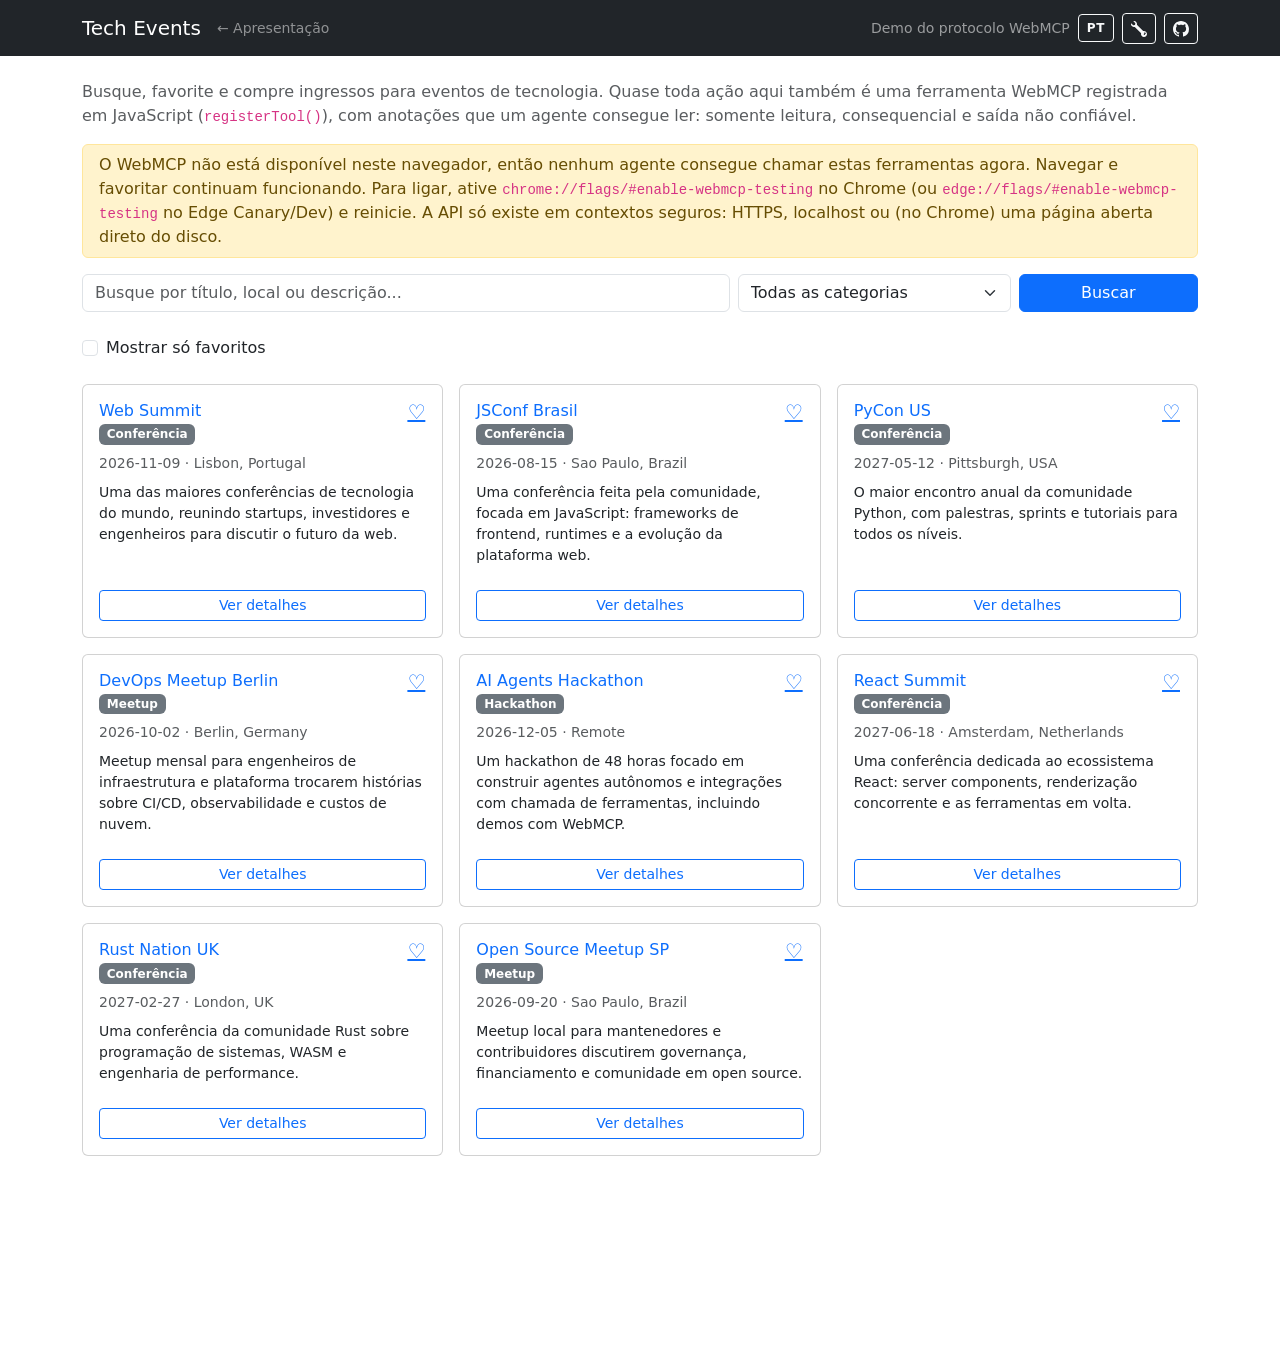
<file: demo/index.html>
<!DOCTYPE html>
<html lang="pt-BR" data-bs-theme="light">
<head>
  <meta charset="UTF-8" />
  <meta name="viewport" content="width=device-width, initial-scale=1.0" />
  <title>Tech Events — WebMCP Demo</title>
  <!-- WebMCP origin trial token (see the comment in ../index.html): <meta http-equiv="origin-trial" content="YOUR_TOKEN" /> -->
  <script src="../js/lang.js"></script>
  <link
    href="https://cdn.jsdelivr.net/npm/bootstrap@5.3.3/dist/css/bootstrap.min.css"
    rel="stylesheet"
  />
  <link rel="stylesheet" href="css/style.css" />
</head>
<body>
  <nav class="navbar navbar-expand navbar-dark bg-dark mb-4">
    <div class="container">
      <a class="navbar-brand" href="index.html">Tech Events</a>
      <a class="navbar-text small text-decoration-none text-white-50 me-3" href="../index.html">
        &larr; <span data-lang="pt">Apresentação</span><span data-lang="en">Presentation</span>
      </a>
      <div class="d-flex align-items-center gap-2 ms-auto">
        <span class="navbar-text small" data-lang="pt">Demo do protocolo WebMCP</span>
        <span class="navbar-text small" data-lang="en">WebMCP protocol demo</span>
        <div class="dropdown">
          <button type="button" class="btn btn-outline-light btn-sm lang-current" data-bs-toggle="dropdown" aria-expanded="false"
            data-title-pt="Idioma" data-title-en="Language">
            <span data-lang-current>PT</span>
          </button>
          <ul class="dropdown-menu dropdown-menu-end">
            <li><button type="button" class="dropdown-item" data-set-lang="pt-BR">Português (PT)</button></li>
            <li><button type="button" class="dropdown-item" data-set-lang="en">English (EN)</button></li>
          </ul>
        </div>
        <button
          type="button"
          id="tester-toggle"
          class="btn btn-outline-light btn-sm"
          aria-label="WebMCP tool tester"
          title="WebMCP tool tester"
        >
          <svg xmlns="http://www.w3.org/2000/svg" width="16" height="16" viewBox="0 0 16 16" fill="currentColor">
            <path d="M.102 2.223A3.004 3.004 0 0 0 3.78 5.897l6.341 6.252A3.003 3.003 0 0 0 13 16a3 3 0 1 0-.851-5.878L5.897 3.781A3.004 3.004 0 0 0 2.223.1l2.141 2.142L4 4l-1.757.364L.102 2.223zm13.37 9.019.528.026.287.445.445.287.026.529L13.5 14l-.427-.026-.325-.421.006-.529.287-.445.431-.287z"/>
          </svg>
        </button>
        <a
          href="https://github.com/robertheory/webmcp-demo"
          target="_blank"
          rel="noopener noreferrer"
          class="btn btn-outline-light btn-sm"
          aria-label="GitHub"
          title="GitHub"
        >
          <svg xmlns="http://www.w3.org/2000/svg" width="16" height="16" viewBox="0 0 16 16" fill="currentColor">
            <path d="M8 0C3.58 0 0 3.58 0 8c0 3.54 2.29 6.53 5.47 7.59.4.07.55-.17.55-.38 0-.19-.01-.82-.01-1.49-2.01.37-2.53-.49-2.69-.94-.09-.23-.48-.94-.82-1.13-.28-.15-.68-.52-.01-.53.63-.01 1.08.58 1.23.82.72 1.21 1.87.87 2.33.66.07-.52.28-.87.51-1.07-1.78-.2-3.64-.89-3.64-3.95 0-.87.31-1.59.82-2.15-.08-.2-.36-1.02.08-2.12 0 0 .67-.21 2.2.82.64-.18 1.32-.27 2-.27.68 0 1.36.09 2 .27 1.53-1.04 2.2-.82 2.2-.82.44 1.1.16 1.92.08 2.12.51.56.82 1.27.82 2.15 0 3.07-1.87 3.75-3.65 3.95.29.25.54.73.54 1.48 0 1.07-.01 1.93-.01 2.2 0 .21.15.46.55.38A8.013 8.013 0 0 0 16 8c0-4.42-3.58-8-8-8z"/>
          </svg>
        </a>
      </div>
    </div>
  </nav>

  <main class="container pb-5">
    <p class="text-muted" data-lang="pt">
      Busque, favorite e compre ingressos para eventos de tecnologia. Quase toda ação aqui também é uma
      ferramenta WebMCP registrada em JavaScript (<code>registerTool()</code>), com anotações que um agente
      consegue ler: somente leitura, consequencial e saída não confiável.
    </p>
    <p class="text-muted" data-lang="en">
      Search, favorite and buy tickets for tech events. Almost every action is also a WebMCP tool
      registered in JavaScript (<code>registerTool()</code>), with annotations an agent can read:
      read-only, consequential and untrusted output.
    </p>

    <div id="support-banner"></div>

    <!--
      A plain form for humans. Agents use the imperative search_events tool
      (js/app.js), which fills in these same fields so the change is visible.
    -->
    <form id="search-form" class="row g-2 mb-4">
      <div class="col-sm-7">
        <input type="text" name="query" class="form-control" data-placeholder-pt="Busque por título, local ou descrição..." data-placeholder-en="Search by title, location or description..." />
      </div>
      <div class="col-sm-3">
        <select name="category" class="form-select">
          <option value="" data-label-pt="Todas as categorias" data-label-en="All categories"></option>
          <option value="conference" data-label-pt="Conferência" data-label-en="Conference"></option>
          <option value="meetup" data-label-pt="Meetup" data-label-en="Meetup"></option>
          <option value="hackathon" data-label-pt="Hackathon" data-label-en="Hackathon"></option>
        </select>
      </div>
      <div class="col-sm-2 d-grid">
        <button type="submit" class="btn btn-primary">
          <span data-lang="pt">Buscar</span><span data-lang="en">Search</span>
        </button>
      </div>
    </form>

    <div class="form-check mb-4">
      <input class="form-check-input" type="checkbox" id="favorites-only" />
      <label class="form-check-label" for="favorites-only">
        <span data-lang="pt">Mostrar só favoritos</span><span data-lang="en">Show only favorites</span>
      </label>
    </div>

    <div id="event-grid" class="row g-3"></div>
    <p id="empty-state" class="text-muted mt-3 d-none">
      <span data-lang="pt">Nenhum evento corresponde à sua busca.</span><span data-lang="en">No events match your search.</span>
    </p>
  </main>

  <script src="https://cdn.jsdelivr.net/npm/bootstrap@5.3.3/dist/js/bootstrap.bundle.min.js"></script>
  <script src="js/data.js"></script>
  <script src="js/storage.js"></script>
  <script src="js/webmcp-tools.js"></script>
  <script src="js/app.js"></script>
</body>
</html>
</file>
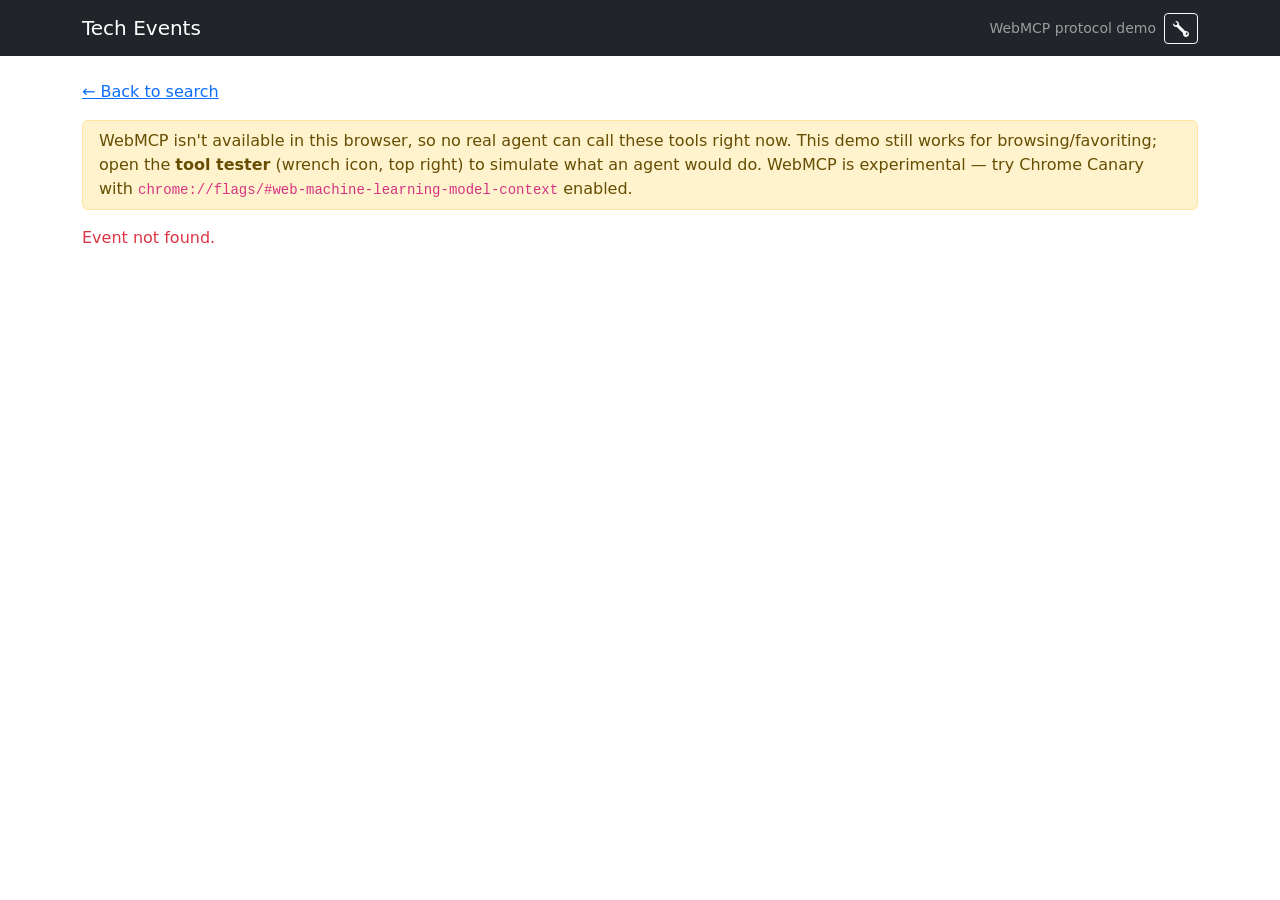
<file: event.html>
<!DOCTYPE html>
<html lang="en" data-bs-theme="light">
<head>
  <meta charset="UTF-8" />
  <meta name="viewport" content="width=device-width, initial-scale=1.0" />
  <title>Event Details — WebMCP Demo</title>
  <link
    href="https://cdn.jsdelivr.net/npm/bootstrap@5.3.3/dist/css/bootstrap.min.css"
    rel="stylesheet"
  />
  <link rel="stylesheet" href="css/style.css" />
</head>
<body>
  <nav class="navbar navbar-expand navbar-dark bg-dark mb-4">
    <div class="container">
      <a class="navbar-brand" href="index.html">Tech Events</a>
      <div class="d-flex align-items-center gap-2 ms-auto">
        <span class="navbar-text small">WebMCP protocol demo</span>
        <button
          type="button"
          id="tester-toggle"
          class="btn btn-outline-light btn-sm"
          aria-label="WebMCP tool tester"
          title="WebMCP tool tester"
        >
          <svg xmlns="http://www.w3.org/2000/svg" width="16" height="16" viewBox="0 0 16 16" fill="currentColor">
            <path d="M.102 2.223A3.004 3.004 0 0 0 3.78 5.897l6.341 6.252A3.003 3.003 0 0 0 13 16a3 3 0 1 0-.851-5.878L5.897 3.781A3.004 3.004 0 0 0 2.223.1l2.141 2.142L4 4l-1.757.364L.102 2.223zm13.37 9.019.528.026.287.445.445.287.026.529L13.5 14l-.427-.026-.325-.421.006-.529.287-.445.431-.287z"/>
          </svg>
        </button>
      </div>
    </div>
  </nav>

  <main class="container pb-5">
    <a href="index.html" class="d-inline-block mb-3">&larr; Back to search</a>

    <div id="support-banner"></div>

    <div id="event-detail"></div>
  </main>

  <script src="https://cdn.jsdelivr.net/npm/bootstrap@5.3.3/dist/js/bootstrap.bundle.min.js"></script>
  <script src="js/data.js"></script>
  <script src="js/storage.js"></script>
  <script src="js/webmcp-tools.js"></script>
  <script src="js/event.js"></script>
</body>
</html>
</file>
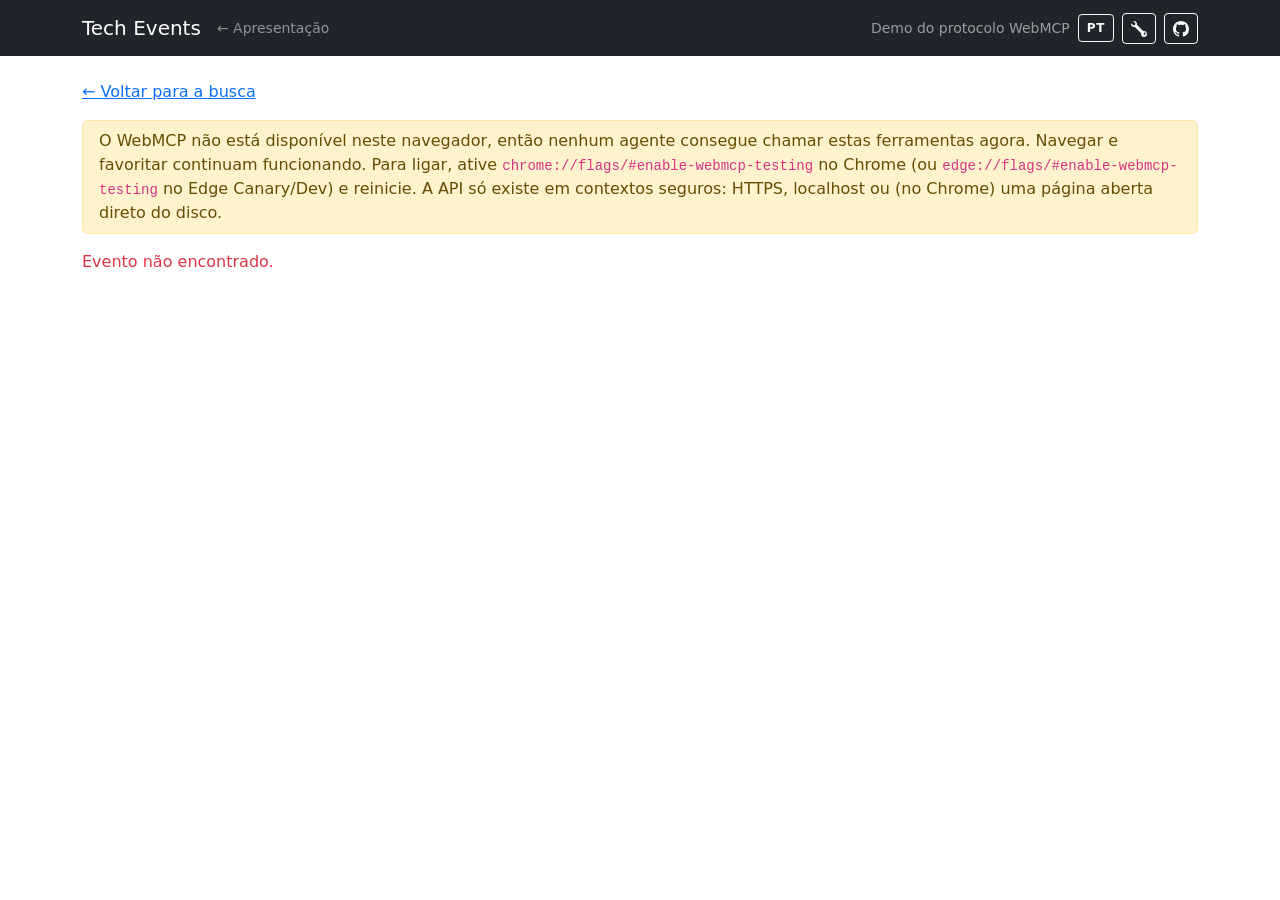
<file: demo/event.html>
<!DOCTYPE html>
<html lang="pt-BR" data-bs-theme="light">
<head>
  <meta charset="UTF-8" />
  <meta name="viewport" content="width=device-width, initial-scale=1.0" />
  <title>Tech Events — WebMCP Demo</title>
  <!-- WebMCP origin trial token (see the comment in ../index.html): <meta http-equiv="origin-trial" content="YOUR_TOKEN" /> -->
  <script src="../js/lang.js"></script>
  <link
    href="https://cdn.jsdelivr.net/npm/bootstrap@5.3.3/dist/css/bootstrap.min.css"
    rel="stylesheet"
  />
  <link rel="stylesheet" href="css/style.css" />
</head>
<body>
  <nav class="navbar navbar-expand navbar-dark bg-dark mb-4">
    <div class="container">
      <a class="navbar-brand" href="index.html">Tech Events</a>
      <a class="navbar-text small text-decoration-none text-white-50 me-3" href="../index.html">
        &larr; <span data-lang="pt">Apresentação</span><span data-lang="en">Presentation</span>
      </a>
      <div class="d-flex align-items-center gap-2 ms-auto">
        <span class="navbar-text small" data-lang="pt">Demo do protocolo WebMCP</span>
        <span class="navbar-text small" data-lang="en">WebMCP protocol demo</span>
        <div class="dropdown">
          <button type="button" class="btn btn-outline-light btn-sm lang-current" data-bs-toggle="dropdown" aria-expanded="false"
            data-title-pt="Idioma" data-title-en="Language">
            <span data-lang-current>PT</span>
          </button>
          <ul class="dropdown-menu dropdown-menu-end">
            <li><button type="button" class="dropdown-item" data-set-lang="pt-BR">Português (PT)</button></li>
            <li><button type="button" class="dropdown-item" data-set-lang="en">English (EN)</button></li>
          </ul>
        </div>
        <button
          type="button"
          id="tester-toggle"
          class="btn btn-outline-light btn-sm"
          aria-label="WebMCP tool tester"
          title="WebMCP tool tester"
        >
          <svg xmlns="http://www.w3.org/2000/svg" width="16" height="16" viewBox="0 0 16 16" fill="currentColor">
            <path d="M.102 2.223A3.004 3.004 0 0 0 3.78 5.897l6.341 6.252A3.003 3.003 0 0 0 13 16a3 3 0 1 0-.851-5.878L5.897 3.781A3.004 3.004 0 0 0 2.223.1l2.141 2.142L4 4l-1.757.364L.102 2.223zm13.37 9.019.528.026.287.445.445.287.026.529L13.5 14l-.427-.026-.325-.421.006-.529.287-.445.431-.287z"/>
          </svg>
        </button>
        <a
          href="https://github.com/robertheory/webmcp-demo"
          target="_blank"
          rel="noopener noreferrer"
          class="btn btn-outline-light btn-sm"
          aria-label="GitHub"
          title="GitHub"
        >
          <svg xmlns="http://www.w3.org/2000/svg" width="16" height="16" viewBox="0 0 16 16" fill="currentColor">
            <path d="M8 0C3.58 0 0 3.58 0 8c0 3.54 2.29 6.53 5.47 7.59.4.07.55-.17.55-.38 0-.19-.01-.82-.01-1.49-2.01.37-2.53-.49-2.69-.94-.09-.23-.48-.94-.82-1.13-.28-.15-.68-.52-.01-.53.63-.01 1.08.58 1.23.82.72 1.21 1.87.87 2.33.66.07-.52.28-.87.51-1.07-1.78-.2-3.64-.89-3.64-3.95 0-.87.31-1.59.82-2.15-.08-.2-.36-1.02.08-2.12 0 0 .67-.21 2.2.82.64-.18 1.32-.27 2-.27.68 0 1.36.09 2 .27 1.53-1.04 2.2-.82 2.2-.82.44 1.1.16 1.92.08 2.12.51.56.82 1.27.82 2.15 0 3.07-1.87 3.75-3.65 3.95.29.25.54.73.54 1.48 0 1.07-.01 1.93-.01 2.2 0 .21.15.46.55.38A8.013 8.013 0 0 0 16 8c0-4.42-3.58-8-8-8z"/>
          </svg>
        </a>
      </div>
    </div>
  </nav>

  <main class="container pb-5">
    <a href="index.html" class="d-inline-block mb-3">&larr; <span data-lang="pt">Voltar para a busca</span><span data-lang="en">Back to search</span></a>

    <div id="support-banner"></div>

    <div id="event-detail"></div>
  </main>

  <script src="https://cdn.jsdelivr.net/npm/bootstrap@5.3.3/dist/js/bootstrap.bundle.min.js"></script>
  <script src="js/data.js"></script>
  <script src="js/storage.js"></script>
  <script src="js/webmcp-tools.js"></script>
  <script src="js/event.js"></script>
</body>
</html>
</file>
<file: css/presentation.css>
/* Slide deck built on top of Bootstrap's Carousel component — each
   .carousel-item is one full-height slide instead of an image. Designed to
   be run with a slide clicker: nothing on a slide needs a click.

   Visual direction: the robertheory Brand Book v1.0 ("teoria → prática").
   Paper (60%) · ink (30%) · highlighter yellow (≤10%), Space Grotesk for
   the voice, JetBrains Mono for annotations, 2px ink outlines, no shadows,
   no gradients, line icons, and yellow never used as text on paper. */

:root {
  --paper: #f3efe4;
  --ink: #141414;
  --highlight: #ffd23f;
  --graphite: #5e584c;
  --text-secondary: #3a362e;
  --line: #cfc8b6;
  --grid-line: #e2dccb;
  --white: #ffffff;
  --border-ink: 2px solid var(--ink);
  --font-display: "Space Grotesk", system-ui, Arial, sans-serif;
  --font-mono: "JetBrains Mono", "Courier New", monospace;
  --mark: linear-gradient(transparent 55%, var(--highlight) 55%, var(--highlight) 92%, transparent 92%);
}

html,
body {
  height: 100%;
}

/* Everything is sized in rem, so scaling the root with the viewport makes
   the whole deck grow on a 1080p projector the way a slide would, while
   keeping the same layout (and no overflow) at 720p. */
html {
  font-size: clamp(13px, min(1.15vw, 2.05vh), 30px);
}

body {
  overflow: hidden;
  background: var(--paper);
  color: var(--ink);
  font-family: var(--font-display);
  font-weight: 450;
  -webkit-font-smoothing: antialiased;
}

::selection {
  background: var(--highlight);
  color: var(--ink);
}

a {
  color: var(--ink);
}

code,
pre,
.font-monospace {
  font-family: var(--font-mono) !important;
}

code {
  color: inherit;
  font-size: 0.9em;
}

.text-muted,
.text-body-secondary {
  color: var(--graphite) !important;
}

#deck,
#deck .carousel-inner,
#deck .carousel-item {
  height: 100vh;
}

/* Paper with a 1px grid is the default background ("teoria"). */
#deck .carousel-item {
  background-color: var(--paper);
  background-image:
    linear-gradient(var(--grid-line) 1px, transparent 1px),
    linear-gradient(90deg, var(--grid-line) 1px, transparent 1px);
  background-size: 2rem 2rem;
}

/* Ink for impact slides (hooks, demo, closing) — about 1 in 5 here. */
#deck .carousel-item.theme-ink {
  background: var(--ink);
  color: var(--paper);
}

/* Yellow announces the talk: the cover only. */
#deck .carousel-item.theme-yellow {
  background: var(--highlight);
  color: var(--ink);
}

/* Scoped to direct children of a slide item: #deck itself carries Bootstrap's
   "slide" class (carousel transition), and must not get this layout.
   presentation.js moves the content into .slide-body and appends the source
   footer after it, so the footer sits at the bottom in normal flow. The
   bottom padding clears the progress dots, the signature and the action bar. */
.carousel-item > .slide {
  height: 100vh;
  display: flex;
  flex-direction: column;
  padding: 3rem 6rem 4.5rem;
  overflow: hidden;
}

.slide-body {
  flex: 1 1 auto;
  min-height: 0;
  display: flex;
  flex-direction: column;
  justify-content: center;
}

.slide-body-top {
  justify-content: flex-start;
}

/* Brand rule: left-aligned, even on cover-like slides. */
.cover-slide .slide-body {
  align-items: flex-start;
}

/* --- Type --------------------------------------------------------------------- */

.slide h1,
.slide h2,
.slide h4,
.slide h5 {
  font-family: var(--font-display);
  color: inherit;
}

.slide h1 {
  font-size: 4.5rem;
  font-weight: 700;
  letter-spacing: -0.04em;
}

.slide h2 {
  font-size: 2.75rem;
  font-weight: 700;
  line-height: 1.05;
  letter-spacing: -0.03em;
  margin-bottom: 1.75rem;
  max-width: 34em;
  text-wrap: balance;
}

.slide h4,
.slide h5 {
  font-weight: 700;
  letter-spacing: -0.01em;
}

.slide .lead {
  font-size: 1.4rem;
  font-weight: 450;
}

/* Highlighter: the lower half of 1–3 words. */
.mark {
  background: var(--mark);
  padding: 0 0.08em;
  color: inherit;
}

/* On ink, emphasis is yellow text (12.8:1). */
.accent {
  color: var(--highlight);
}

/* Section label, top-left: outline "// teoria" or filled "> prática". */
.slide-kicker {
  align-self: flex-start;
  display: inline-block;
  font-family: var(--font-mono);
  font-size: 0.8rem;
  font-weight: 700;
  text-transform: lowercase;
  border: var(--border-ink);
  background: var(--paper);
  color: var(--ink);
  padding: 0.15rem 0.6rem;
  margin-bottom: 1rem;
}

.slide-kicker::before {
  content: "// ";
}

.slide-kicker.is-practice {
  background: var(--highlight);
}

.slide-kicker.is-practice::before {
  content: "> ";
}

.theme-ink .slide-kicker {
  background: transparent;
  border-color: var(--paper);
  color: var(--paper);
}

.theme-ink .slide-kicker.is-practice {
  background: var(--highlight);
  border-color: var(--highlight);
  color: var(--ink);
}

.theme-yellow .slide-kicker {
  background: transparent;
}

/* --- Cover --------------------------------------------------------------------- */

.cover-title {
  font-size: 8rem !important;
  line-height: 0.95;
  letter-spacing: -0.05em !important;
  margin-bottom: 1rem;
}

.cover-subtitle {
  font-size: 2.4rem;
  font-weight: 500;
  line-height: 1.1;
  letter-spacing: -0.02em;
  max-width: 28em;
  text-wrap: balance;
  margin: 0;
}

.cover-signature {
  margin-top: 4rem;
  display: flex;
  align-items: baseline;
  gap: 1.25rem;
}

.cover-meta {
  font-family: var(--font-mono);
  font-size: 0.9rem;
}

/* Wordmark: "rober" + "theory", per background. */
.wordmark {
  font-family: var(--font-display);
  font-weight: 700;
  letter-spacing: -0.03em;
  font-size: 1.6rem;
  color: var(--ink);
}

.wordmark-theory {
  background: var(--mark);
  padding: 0 0.08em;
}

.theme-yellow .wordmark-theory,
.on-yellow .brand-signature .wordmark-theory {
  background: var(--ink);
  color: var(--highlight);
}

.theme-ink .wordmark,
.on-ink .brand-signature .wordmark {
  color: var(--paper);
}

.theme-ink .wordmark-theory,
.on-ink .brand-signature .wordmark-theory {
  background: var(--highlight);
  color: var(--ink);
}

/* --- About ----------------------------------------------------------------------- */

/* Person cut out over the yellow circle: the brand's portrait signature. */
.portrait {
  position: relative;
  width: 100%;
  max-width: 19rem;
  aspect-ratio: 1 / 1.12;
  margin: 0 auto;
}

.portrait-circle {
  position: absolute;
  inset: auto 0 0 0;
  aspect-ratio: 1;
  border-radius: 50%;
  background: var(--highlight);
  border: 3px solid var(--ink);
}

.portrait-img {
  position: absolute;
  inset: 0;
  width: 100%;
  height: 100%;
  object-fit: cover;
  object-position: top;
  border-radius: 0 0 999px 999px;
}

.about-name {
  font-size: 3.6rem !important;
  margin-bottom: 0.25rem !important;
}

.about-role {
  font-size: 1.35rem;
  color: var(--text-secondary);
  margin-bottom: 1.5rem;
}

.about-facts {
  list-style: none;
  padding: 0;
  margin: 0 0 1.5rem;
  display: grid;
  grid-template-columns: repeat(2, max-content);
  gap: 0.9rem 2.5rem;
  font-size: 1.05rem;
}

.about-facts li {
  display: flex;
  align-items: center;
  gap: 0.7rem;
}

.about-facts .icon {
  width: 1.6rem;
  height: 1.6rem;
}

.about-tagline {
  font-size: 1.35rem;
  font-weight: 700;
  margin: 0;
  display: flex;
  align-items: baseline;
  gap: 1.25rem;
  flex-wrap: wrap;
}

.about-handle {
  font-family: var(--font-mono);
  font-weight: 400;
  font-size: 0.95rem;
  color: var(--graphite);
}

/* Short lines under diagrams and cards: bold and large enough for the back row. */
.diagram-captions,
.slide-note {
  font-size: 1.2rem;
  font-weight: 700;
  color: var(--text-secondary);
}

/* --- Hooks and impact slides ---------------------------------------------------------- */

.hook-slide h2 {
  font-size: 4.25rem;
  line-height: 1.05;
  letter-spacing: -0.04em;
  max-width: 16em;
  margin-bottom: 0;
}

.theme-ink .lead,
.theme-ink .text-muted,
.theme-ink .text-body-secondary {
  color: rgba(243, 239, 228, 0.75) !important;
}

.hook-note {
  font-family: var(--font-mono);
  font-size: 0.95rem;
  color: rgba(243, 239, 228, 0.7);
  margin: 0.5rem 0 0;
}

.closing-tagline {
  font-size: 1.8rem;
  font-weight: 700;
  letter-spacing: -0.02em;
  margin: 0.25rem 0 1.25rem;
}

.theme-ink a {
  color: var(--paper);
}

.slide .demo-icon {
  width: 5rem;
  height: 5rem;
  color: var(--highlight);
  margin-bottom: 0.5rem;
}

/* --- Slide chrome ------------------------------------------------------------------- */

#deck .carousel-control-prev,
#deck .carousel-control-next {
  width: 4rem;
  opacity: 0.25;
  filter: invert(1);
}

.on-ink #deck .carousel-control-prev,
.on-ink #deck .carousel-control-next {
  filter: none;
}

#deck .carousel-control-prev:hover,
#deck .carousel-control-next:hover {
  opacity: 0.7;
}

#deck .carousel-indicators {
  bottom: 1.25rem;
  margin-bottom: 0;
}

#deck .carousel-indicators [data-bs-target] {
  background-color: var(--ink);
  opacity: 0.3;
  width: 7px;
  height: 7px;
  border: 0;
  border-radius: 50%;
}

#deck .carousel-indicators .active {
  opacity: 1;
  background-color: var(--highlight);
  outline: 2px solid var(--ink);
}

.on-ink #deck .carousel-indicators [data-bs-target] {
  background-color: var(--paper);
}

.on-ink #deck .carousel-indicators .active {
  background-color: var(--highlight);
  outline-color: var(--highlight);
}

.slide-counter {
  position: fixed;
  top: 1.25rem;
  right: 1.75rem;
  z-index: 1060;
  font-family: var(--font-mono);
  font-size: 0.8rem;
  color: var(--graphite);
}

.on-ink .slide-counter {
  color: rgba(243, 239, 228, 0.7);
}

/* Brand signature, bottom-left; the cover carries its own. */
.brand-signature {
  position: fixed;
  left: 1.5rem;
  bottom: 1.1rem;
  z-index: 1060;
  display: flex;
  align-items: center;
  gap: 0.5rem;
  pointer-events: none;
}

.brand-signature .wordmark {
  font-size: 1rem;
}

.brand-signature .sig-icon {
  width: 1.4rem;
  height: 1.4rem;
}

.sig-icon-ink,
.on-ink .sig-icon-paper {
  display: none;
}

.on-ink .sig-icon-ink {
  display: block;
}

.on-yellow .brand-signature {
  display: none;
}

/* Icon-only operator controls, bottom-right, faded until hovered. */
.action-bar {
  position: fixed;
  right: 1.25rem;
  bottom: 1rem;
  z-index: 1070;
  display: flex;
  gap: 0.35rem;
  opacity: 0.5;
  transition: opacity 0.2s;
}

.action-bar:hover,
.action-bar:focus-within {
  opacity: 1;
}

.action-bar .btn {
  display: inline-flex;
  align-items: center;
  justify-content: center;
  min-width: 2rem;
  height: 2rem;
  padding: 0 0.5rem;
  border: var(--border-ink);
  border-radius: 0;
  background: var(--paper);
  color: var(--ink);
}

.action-bar .btn:hover,
.action-bar .btn.show {
  background: var(--highlight);
  color: var(--ink);
  border-color: var(--ink);
}

.on-ink .action-bar .btn {
  background: var(--ink);
  border-color: var(--paper);
  color: var(--paper);
}

.on-ink .action-bar .btn:hover,
.on-ink .action-bar .btn.show {
  background: var(--highlight);
  border-color: var(--highlight);
  color: var(--ink);
}

.action-bar .lang-current {
  font-family: var(--font-mono);
  font-weight: 700;
  font-size: 0.75rem;
}

.action-bar .lang-current::after {
  display: none;
}

.action-bar .dropdown-menu {
  border: var(--border-ink);
  border-radius: 0;
  padding: 0;
  min-width: auto;
  background: var(--paper);
}

.action-bar .dropdown-item {
  font-family: var(--font-mono);
  font-size: 0.8rem;
  padding: 0.4rem 0.8rem;
}

.action-bar .dropdown-item:hover {
  background: var(--highlight);
  color: var(--ink);
}

#fullscreen-toggle .icon-exit,
.is-fullscreen #fullscreen-toggle .icon-enter {
  display: none;
}

.is-fullscreen #fullscreen-toggle .icon-exit {
  display: inline;
}

/* --- Citations -------------------------------------------------------------------- */

sup.cite {
  font-family: var(--font-mono);
  font-size: 0.5em;
  margin-left: 0.1em;
}

sup.cite a {
  color: var(--graphite);
  text-decoration: none;
  font-weight: 700;
}

.theme-ink sup.cite a {
  color: var(--highlight);
}

/* In flow under .slide-body: wraps onto as many lines as it needs. */
.slide-refs {
  flex: 0 0 auto;
  margin-top: 1rem;
  font-family: var(--font-mono);
  font-size: 0.62rem;
  line-height: 1.7;
  color: var(--graphite);
  border-top: 1px solid var(--line);
  padding-top: 0.4rem;
}

.theme-ink .slide-refs {
  color: rgba(243, 239, 228, 0.6);
  border-top-color: rgba(243, 239, 228, 0.25);
}

/* inline-block gives the footer a break point between sources. */
.slide-ref {
  display: inline-block;
  margin-right: 0.9rem;
  white-space: nowrap;
}

.slide-ref a {
  color: inherit;
}

/* Source index slides (generated). Laid out off-screen while being filled. */
.carousel-item.measuring {
  display: block !important;
  position: absolute;
  inset: 0;
  visibility: hidden;
}

.index-list {
  list-style: none;
  padding: 0;
  margin: 0;
  columns: 2;
  column-gap: 3rem;
  font-size: 0.85rem;
}

.index-entry {
  break-inside: avoid;
  display: flex;
  gap: 0.75rem;
  margin-bottom: 0.7rem;
}

.index-slide {
  flex: 0 0 1.9rem;
  height: 1.9rem;
  border-radius: 50%;
  background: var(--highlight);
  border: var(--border-ink);
  font-family: var(--font-mono);
  font-size: 0.75rem;
  font-weight: 700;
  display: flex;
  align-items: center;
  justify-content: center;
}

.index-title {
  display: block;
  font-weight: 700;
}

.index-refs {
  display: block;
  font-family: var(--font-mono);
  color: var(--graphite);
  font-size: 0.68rem;
}

.index-refs .slide-ref {
  white-space: normal;
}

.index-refs a {
  color: inherit;
}

/* --- Slide components ----------------------------------------------------------------- */

.icon {
  display: inline-flex;
  width: 1.25em;
  height: 1.25em;
  vertical-align: -0.2em;
}

.icon svg {
  width: 100%;
  height: 100%;
}

/* <tool-card> (js/components/tool-card.js). */
tool-card {
  display: block;
  height: 100%;
}

.tool-card {
  height: 100%;
  background: var(--white);
  border: var(--border-ink);
  padding: 1.1rem 1.25rem;
}

.tool-card-name {
  font-size: 1rem;
  font-weight: 700;
}

.tool-card-description {
  margin: 0;
  color: var(--text-secondary);
  font-size: 1.05rem;
}

.tool-card-schema {
  margin-top: 0.75rem;
  border: 1px solid var(--line);
  background: var(--paper);
  padding: 0.5rem 0.7rem;
}

.tool-card-schema code {
  font-size: 0.8rem;
}

.tool-card-label {
  font-family: var(--font-mono);
  font-size: 0.68rem;
  font-weight: 700;
  color: var(--graphite);
  margin-bottom: 0.2rem;
}

/* Rectangles with a 2px ink outline, no radius, no shadow. */
.icon-card,
.compare-card,
.step-card,
.path-card {
  position: relative;
  height: 100%;
  background: var(--white);
  border: var(--border-ink);
  padding: 1.5rem;
}

.icon-card h5,
.path-card h5,
.step-card h5 {
  font-weight: 700;
}

.icon-card p {
  margin-bottom: 0;
  color: var(--text-secondary);
  font-size: 1.05rem;
}

.icon-card-icon {
  width: 2.6rem;
  height: 2.6rem;
  margin-bottom: 0.9rem;
}

/* Tape: holds the highlighted card, yellow at 85%, tilted 5°. */
.compare-card-highlight::before {
  content: "";
  position: absolute;
  top: -0.7rem;
  left: 50%;
  width: 6rem;
  height: 1.4rem;
  transform: translateX(-50%) rotate(-5deg);
  background: rgba(255, 210, 63, 0.85);
}

.compare-card-muted {
  background: transparent;
  border-style: dashed;
  border-color: var(--graphite);
}

.compare-card ol {
  margin: 0;
  font-size: 1.15rem;
  line-height: 1.9;
}

.compare-label {
  display: block;
  font-family: var(--font-mono);
  text-transform: lowercase;
  font-size: 0.85rem;
  font-weight: 700;
  color: var(--graphite);
  margin-bottom: 0.75rem;
}

.code-block {
  background: var(--ink);
  color: var(--paper);
  padding: 1rem 1.25rem;
  border-radius: 0;
  font-size: 0.95rem;
}

.code-block-lg {
  font-size: 1.1rem;
  line-height: 1.55;
}

.flow-vertical {
  display: block;
  width: 100%;
  max-width: 24rem;
}

.code-inline {
  margin: 0;
  font-size: 0.95rem;
}

.chip-row {
  display: flex;
  flex-wrap: wrap;
  gap: 0.6rem;
}

.chip {
  border: var(--border-ink);
  border-radius: 999px;
  padding: 0.3rem 0.9rem;
  font-size: 1rem;
  font-weight: 500;
  color: var(--ink);
  background: var(--white);
}

.theme-ink .chip {
  background: transparent;
  border-color: var(--paper);
  color: var(--paper);
}

/* Tags, in the palette only. */
.tag {
  display: inline-block;
  font-family: var(--font-mono);
  font-size: 0.68rem;
  font-weight: 700;
  text-transform: lowercase;
  line-height: 1.5;
  padding: 0.1rem 0.5rem;
  border: var(--border-ink);
  background: var(--white);
  color: var(--ink);
  white-space: nowrap;
}

.tag-yellow {
  background: var(--highlight);
}

.tag-ink {
  background: var(--ink);
  color: var(--paper);
}

.tag-dashed {
  border-style: dashed;
}

.tag-muted {
  border-color: var(--graphite);
  color: var(--graphite);
  background: transparent;
}

.callout {
  border: var(--border-ink);
  border-left-width: 0.5rem;
  border-left-color: var(--highlight);
  background: var(--white);
  padding: 0.75rem 1rem;
  font-size: 1.1rem;
}

.gate-step {
  width: 2.25rem;
  height: 2.25rem;
  border-radius: 50%;
  background: var(--ink);
  color: var(--highlight);
  font-family: var(--font-mono);
  font-weight: 700;
  display: flex;
  align-items: center;
  justify-content: center;
  margin-bottom: 0.9rem;
}

/* Lethal trifecta: three overlapping circles, palette tints only. */
.trifecta {
  width: 100%;
  max-height: 52vh;
}

.trifecta circle {
  stroke: var(--ink);
  stroke-width: 2;
}

.trifecta-a {
  fill: rgba(255, 210, 63, 0.55);
}

.trifecta-b {
  fill: rgba(94, 88, 76, 0.16);
}

.trifecta-c {
  fill: rgba(20, 20, 20, 0.07);
}

.trifecta text {
  font-family: var(--font-display);
  font-size: 17px;
  font-weight: 700;
  fill: var(--ink);
}

.trifecta .trifecta-center {
  font-family: var(--font-mono);
  font-size: 17px;
  text-transform: uppercase;
}

.vector {
  display: flex;
  gap: 1rem;
  align-items: flex-start;
  margin-bottom: 1.5rem;
}

.vector .icon {
  flex: 0 0 auto;
  width: 2.2rem;
  height: 2.2rem;
  margin: 0.2rem 0 0;
}

.vector h5 {
  font-weight: 700;
  margin-bottom: 0.25rem;
}

.vector p {
  margin: 0;
  color: var(--text-secondary);
  font-size: 1.1rem;
}

/* Horizontal timeline, alternating above and below the line: neighbors sit
   on opposite sides, so each label can be about twice as wide as its slot. */
.htimeline {
  --track: 7rem; /* distance from the top of the list to the line */
  list-style: none;
  padding: 0;
  margin: 1rem 0 0;
  display: flex;
  position: relative;
  height: calc(var(--track) * 2);
}

.htimeline::before {
  content: "";
  position: absolute;
  left: 0;
  right: 0;
  top: var(--track);
  border-top: var(--border-ink);
}

.htimeline li {
  flex: 1 1 0;
  position: relative;
  display: flex;
  flex-direction: column;
  align-items: center;
  text-align: center;
}

/* Odd: above the line, date closest to it. */
.htimeline li:nth-child(odd) {
  flex-direction: column-reverse;
  justify-content: flex-start;
  padding-bottom: calc(var(--track) + 1.1rem);
}

/* Even: below the line. */
.htimeline li:nth-child(even) {
  justify-content: flex-start;
  padding-top: calc(var(--track) + 1.1rem);
}

.htimeline li > span {
  width: 190%;
  flex: 0 0 auto;
}

/* Tick from the dot toward the label. */
.htimeline li::after {
  content: "";
  position: absolute;
  left: 50%;
  width: 0;
  height: 0.7rem;
  border-left: 2px solid var(--ink);
}

.htimeline li:nth-child(odd)::after {
  top: calc(var(--track) - 0.7rem);
}

.htimeline li:nth-child(even)::after {
  top: var(--track);
}

.htimeline li::before {
  content: "";
  position: absolute;
  z-index: 1;
  top: calc(var(--track) - 0.45rem);
  left: 50%;
  transform: translateX(-50%);
  width: 1rem;
  height: 1rem;
  border-radius: 50%;
  background: var(--ink);
  border: 3px solid var(--paper);
  outline: 2px solid var(--ink);
}

.htimeline-future::before {
  background: var(--highlight) !important;
}

.htimeline-date {
  display: block;
  font-family: var(--font-mono);
  font-weight: 700;
  font-size: 0.9rem;
}

.htimeline-label {
  display: block;
  font-size: 1.05rem;
  line-height: 1.3;
  color: var(--text-secondary);
  margin: 0.2rem 0;
}

.htimeline-future .htimeline-date,
.htimeline-future .htimeline-label {
  color: var(--graphite);
}

.status-heading {
  font-weight: 700;
  margin-bottom: 1rem;
}

.status-list {
  list-style: none;
  padding: 0;
  margin: 0;
  font-size: 1.15rem;
}

.status-list li {
  margin-bottom: 0.7rem;
}

.status-list .tag {
  min-width: 7.5rem;
  margin-right: 0.5rem;
  text-align: center;
  vertical-align: middle;
}

/* One-line explanation under a status column title. */
.status-sub {
  margin: 0 0 0.9rem;
  font-family: var(--font-mono);
  font-size: 0.85rem;
  color: var(--graphite);
}

/* Institutional positions, kept apart from implementation status. */
.status-positions {
  margin: 0.4rem 0 0;
  padding-top: 0.6rem;
  border-top: 1px dashed var(--line);
  font-family: var(--font-mono);
  font-size: 0.85rem;
  color: var(--graphite);
}

.status-list .icon {
  margin-right: 0.35rem;
}

.debate-quote {
  border-left: 0.35rem solid var(--ink);
  padding: 0.25rem 0 0.25rem 1.25rem;
  margin: 0;
}

.debate-quote p {
  font-size: 1.5rem;
  line-height: 1.3;
  letter-spacing: -0.01em;
}

.debate-quote footer {
  font-family: var(--font-mono);
  color: var(--graphite);
  font-size: 0.8rem;
}

.path-card {
  text-align: left;
}

.path-icon {
  width: 2.4rem;
  height: 2.4rem;
  margin-bottom: 0.75rem;
}

.path-steps {
  margin: 0;
  padding-left: 1.2rem;
  font-size: 1.05rem;
  line-height: 1.9;
}

.path-steps code {
  font-size: 0.8rem;
}

.checklist {
  list-style: none;
  padding: 0;
  margin: 0;
  columns: 2;
  column-gap: 3rem;
  font-size: 1.35rem;
}

.checklist li {
  break-inside: avoid;
  margin-bottom: 1rem;
  padding-left: 2.25rem;
  position: relative;
}

.checklist li::before {
  content: "✓";
  position: absolute;
  left: 0;
  top: 0.1em;
  width: 1.4rem;
  height: 1.4rem;
  display: flex;
  align-items: center;
  justify-content: center;
  font-size: 0.85rem;
  font-weight: 700;
  background: var(--highlight);
  border: var(--border-ink);
}

.qr-code {
  border: 3px solid var(--paper);
  padding: 0.5rem;
  background: var(--white);
}

/* Big enough to scan from the back of the room. */
.qr-code-lg {
  width: 100%;
  max-width: 26rem;
  max-height: 64vh;
  aspect-ratio: 1;
  padding: 1rem;
}

.closing-link {
  font-size: 1.3rem;
  margin-bottom: 0.75rem;
}

.closing-link a {
  font-family: var(--font-mono);
  font-size: 1.05rem;
  margin-left: 0.4rem;
}

/* Small screens and projectors at 720p get tighter spacing. */
@media (max-height: 760px) {
  .carousel-item > .slide {
    padding: 2rem 5rem 4rem;
  }
  .slide h2 {
    font-size: 2.2rem;
    margin-bottom: 1.25rem;
  }
  .hook-slide h2 {
    font-size: 3.4rem;
  }
  .cover-title {
    font-size: 6rem !important;
  }
  .icon-card,
  .compare-card,
  .step-card,
  .path-card {
    padding: 1.1rem;
  }
  .compare-card ol {
    line-height: 1.6;
  }
}

@media (max-width: 768px) {
  .carousel-item > .slide {
    padding: 2rem 1.5rem 4rem;
    overflow-y: auto;
  }
  .slide h1,
  .cover-title {
    font-size: 3rem !important;
  }
  .slide h2,
  .hook-slide h2 {
    font-size: 1.9rem;
  }
  .htimeline {
    flex-direction: column;
    height: auto;
  }
  .htimeline::before,
  .htimeline li::before,
  .htimeline li::after {
    display: none;
  }
  .htimeline li,
  .htimeline li:nth-child(odd),
  .htimeline li:nth-child(even) {
    flex-direction: column;
    padding: 0 0 1rem;
  }
  .htimeline li > span {
    width: 100%;
  }
  .index-list,
  .checklist,
  .about-facts {
    columns: 1;
    grid-template-columns: 1fr;
  }
}
</file>
<file: demo/css/style.css>
/* Minimal overrides on top of Bootstrap — the demo leans on the default theme. */

.event-card .favorite-btn {
  line-height: 1;
  font-size: 1.25rem;
}

.event-card .favorite-btn.active {
  color: #dc3545;
}

.webmcp-tester-popover {
  --bs-popover-max-width: 456px;
}

.webmcp-tester-popover .popover-body {
  max-height: 70vh;
  overflow-y: auto;
}

/* Result blocks stay tiny while empty and only grow once a tool returns
   output; wrap instead of scrolling horizontally. */
.webmcp-tester-popover pre {
  white-space: pre-wrap;
  word-break: break-word;
  max-height: 200px;
  overflow-y: auto;
}

/* Briefly highlights the tester icon when a "toolchange" event fires
   (a tool got registered/unregistered), since that event has no UI on its own. */
#tester-toggle.tool-changed-flash {
  box-shadow: 0 0 0 3px rgba(255, 193, 7, 0.7);
  transition: box-shadow 0.2s ease-in-out;
}

/* The buy_ticket confirmation must sit above the tester popover (z 1070),
   which stays open while a tool runs. */
.modal-backdrop {
  z-index: 1075;
}

.modal {
  z-index: 1078;
}

/* Bottom-left so it never collides with the toasts (bottom-right). */
.activity-panel {
  position: fixed;
  left: 1rem;
  bottom: 1rem;
  width: 340px;
  max-width: calc(100vw - 2rem);
  z-index: 1070;
  font-size: 0.8rem;
}

.activity-item {
  padding: 0.15rem 0;
  animation: activity-in 0.6s ease-out;
}

@keyframes activity-in {
  from {
    background: rgba(13, 110, 253, 0.15);
  }
  to {
    background: transparent;
  }
}

/* Keeps the last cards in the grid from hiding behind the activity panel. */
main.container {
  padding-bottom: 12rem !important;
}

/* Compact language switcher: shows only the active language. */
.lang-current {
  font-weight: 600;
  font-size: 0.75rem;
  letter-spacing: 0.05em;
  min-width: 2.25rem;
}

.lang-current::after {
  display: none;
}
</file>
<file: css/style.css>
/* Minimal overrides on top of Bootstrap — the demo leans on the default theme. */

.event-card .favorite-btn {
  line-height: 1;
  font-size: 1.25rem;
}

.event-card .favorite-btn.active {
  color: #dc3545;
}

.webmcp-tester-popover {
  --bs-popover-max-width: 456px;
}

.webmcp-tester-popover .popover-body {
  max-height: 70vh;
  overflow-y: auto;
}

/* Result blocks stay tiny while empty and only grow once a tool returns
   output; wrap instead of scrolling horizontally. */
.webmcp-tester-popover pre {
  white-space: pre-wrap;
  word-break: break-word;
  max-height: 200px;
  overflow-y: auto;
}

/* Briefly highlights the tester icon when a "toolchange" event fires
   (a tool got registered/unregistered), since that event has no UI on its own. */
#tester-toggle.tool-changed-flash {
  box-shadow: 0 0 0 3px rgba(255, 193, 7, 0.7);
  transition: box-shadow 0.2s ease-in-out;
}
</file>
